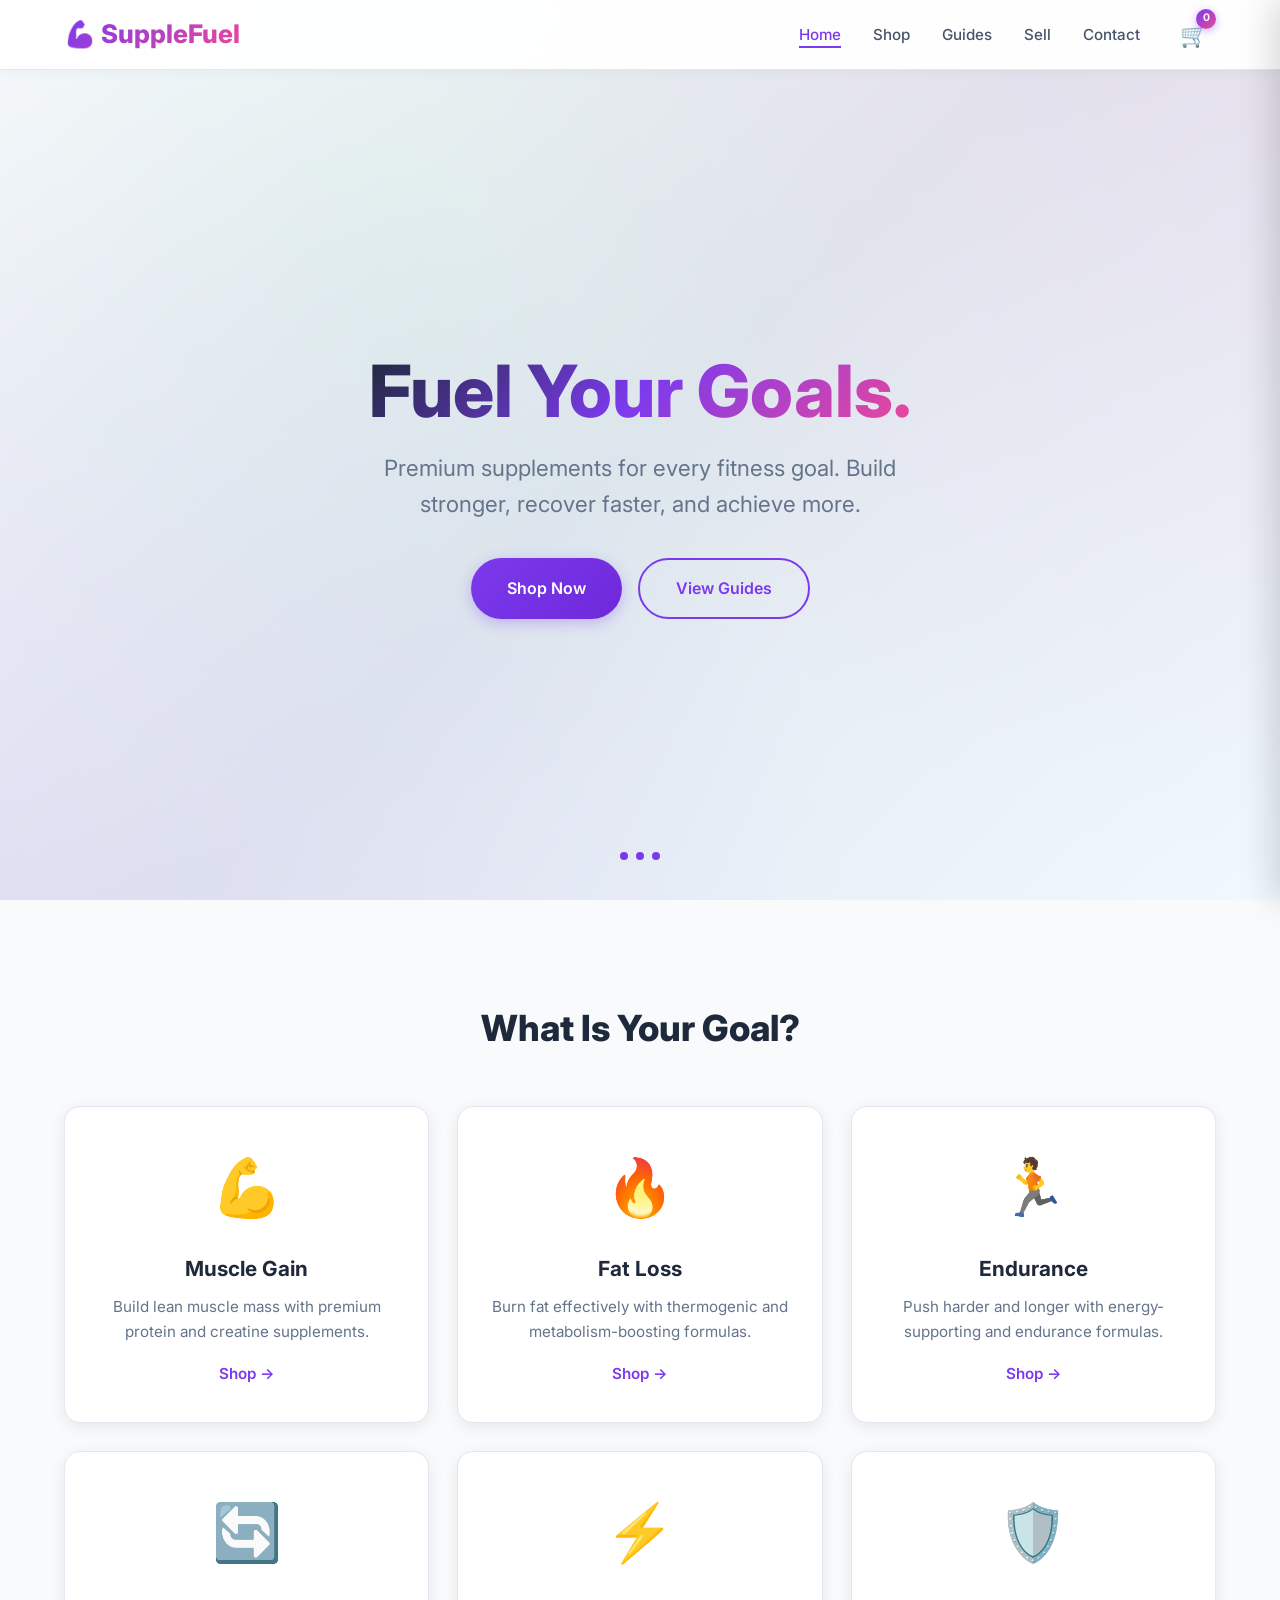
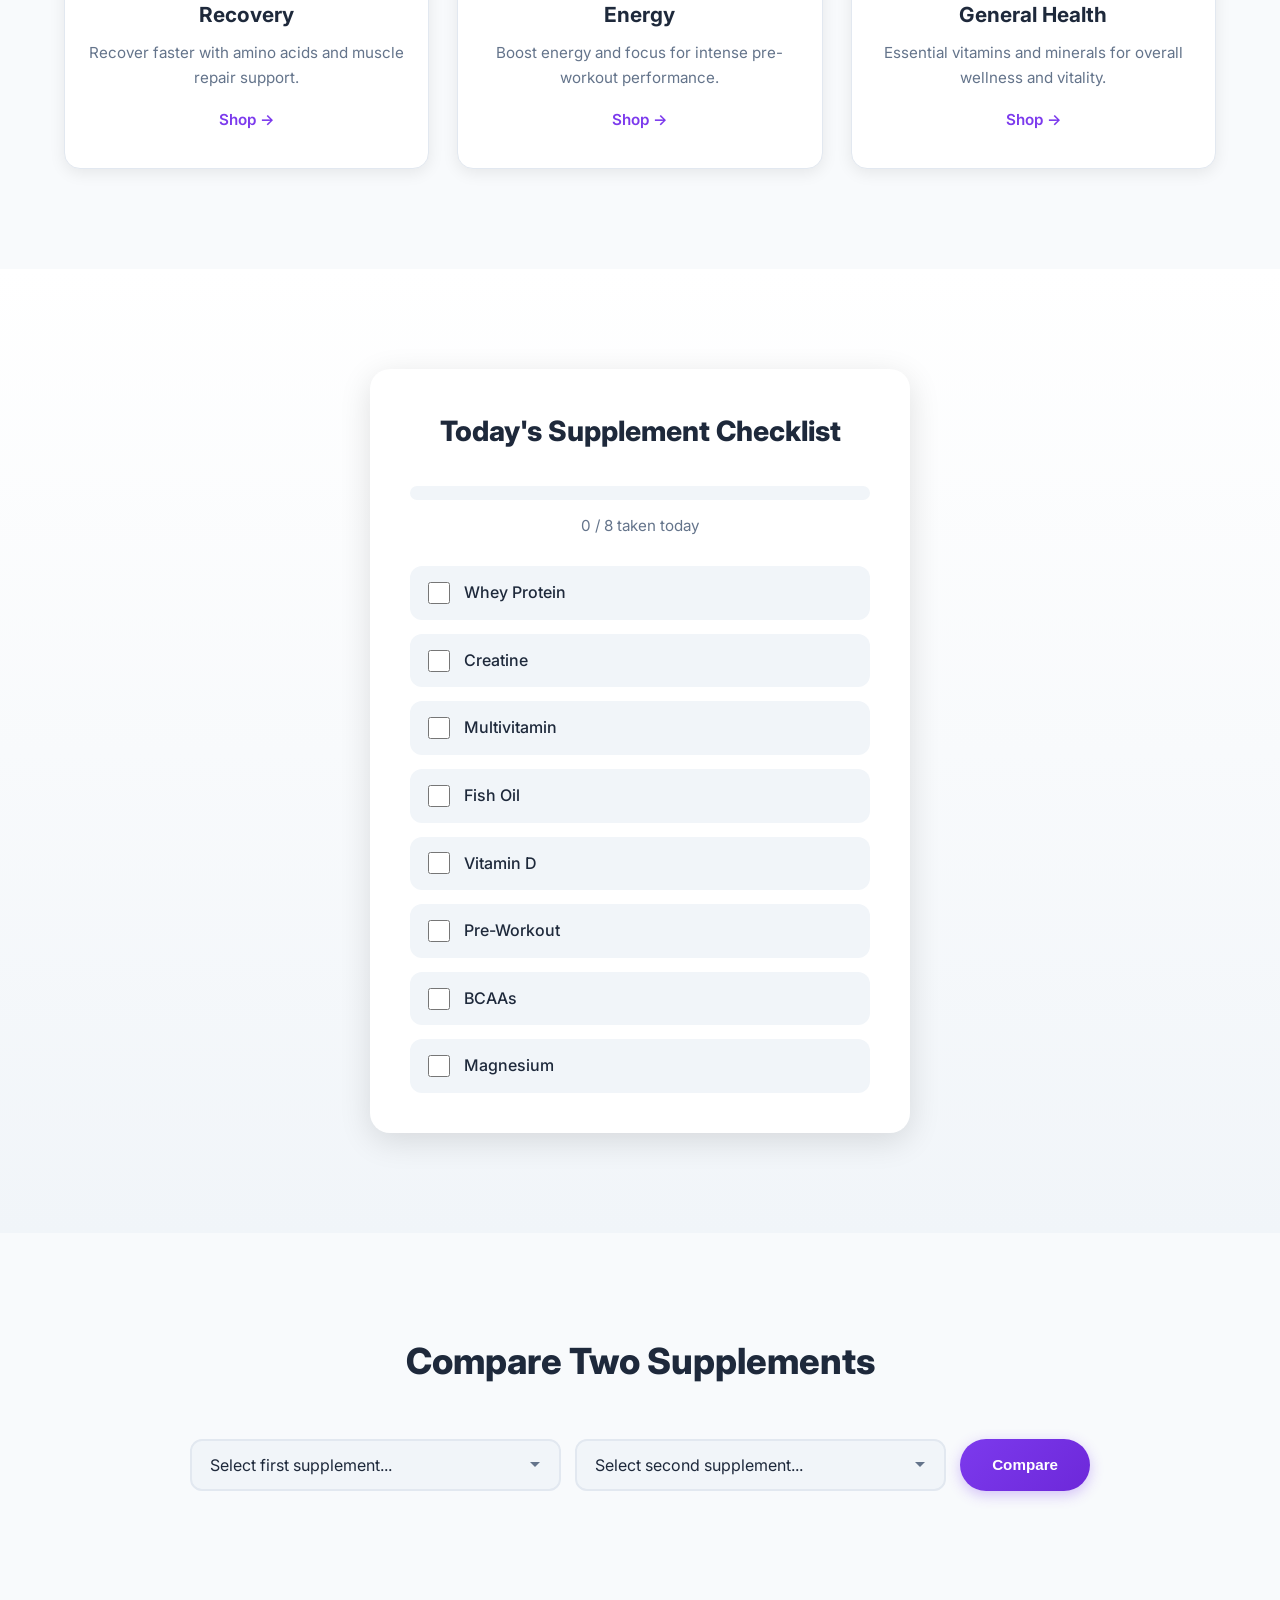
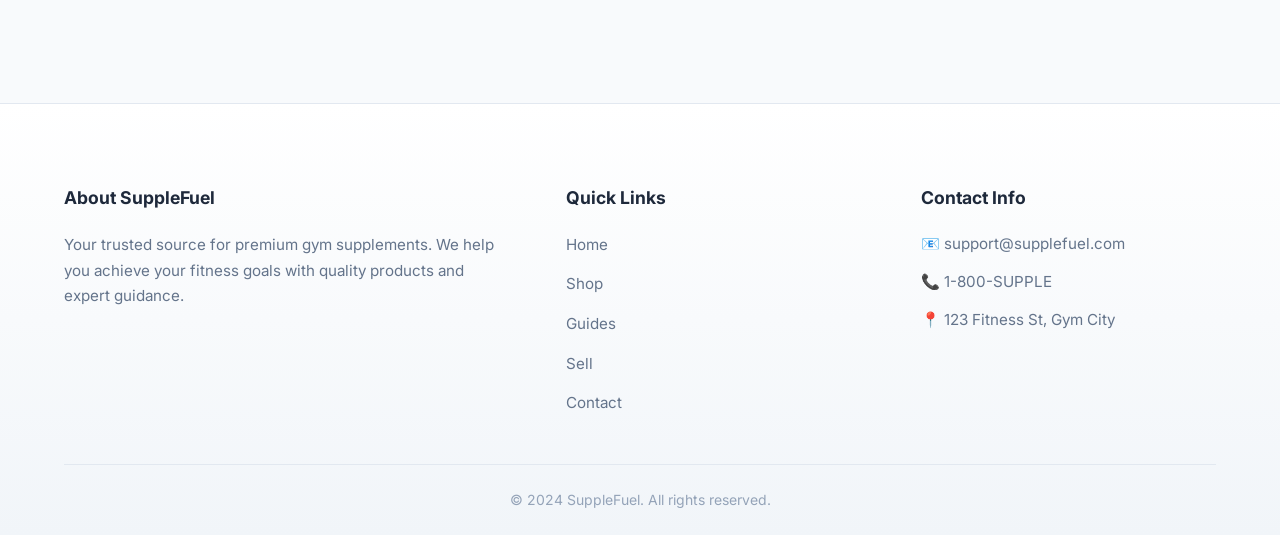
<file: index.html>
<!DOCTYPE html>
<html lang="en">
<head>
  <meta charset="UTF-8">
  <meta name="viewport" content="width=device-width, initial-scale=1.0">
  <title>SuppleFuel - Premium Gym Supplements</title>
  <link rel="stylesheet" href="global.css">
  <link rel="stylesheet" href="index.css">
</head>
<body>
  <!-- Navbar -->
  <nav class="navbar">
    <div class="navbar__container">
      <a href="index.html" class="navbar__logo">💪 SuppleFuel</a>
      <div class="navbar__hamburger" id="hamburger">
        <span></span>
        <span></span>
        <span></span>
      </div>
      <ul class="navbar__links" id="navLinks">
        <li><a href="index.html" class="navbar__link navbar__link--active">Home</a></li>
        <li><a href="shop.html" class="navbar__link">Shop</a></li>
        <li><a href="guides.html" class="navbar__link">Guides</a></li>
        <li><a href="sell.html" class="navbar__link">Sell</a></li>
        <li><a href="contact.html" class="navbar__link">Contact</a></li>
        <li class="navbar__cart" id="cartIcon">
          <span class="navbar__cart-icon">🛒</span>
          <span class="navbar__cart-badge" id="cartBadge">0</span>
        </li>
      </ul>
    </div>
  </nav>

  <!-- Main Content -->
  <main>
    <!-- Hero Section -->
    <section class="hero">
      <div class="container">
        <div class="hero__content fade-in">
          <h1 class="hero__title">Fuel Your Goals.</h1>
          <p class="hero__subtitle">Premium supplements for every fitness goal. Build stronger, recover faster, and achieve more.</p>
          <div class="hero__buttons">
            <a href="shop.html" class="btn-primary">Shop Now</a>
            <a href="guides.html" class="btn-outline">View Guides</a>
          </div>
        </div>
        <div class="hero__decoration">
          <span class="hero__dot"></span>
          <span class="hero__dot"></span>
          <span class="hero__dot"></span>
        </div>
      </div>
    </section>

    <!-- Goal Cards Section -->
    <section class="section goals-section">
      <div class="container">
        <h2 class="section__title">What Is Your Goal?</h2>
        <div class="goals__grid">
          <a href="shop.html?goal=muscle-gain" class="goal-card card" data-goal="muscle-gain">
            <div class="goal-card__icon">💪</div>
            <h3 class="goal-card__title">Muscle Gain</h3>
            <p class="goal-card__desc">Build lean muscle mass with premium protein and creatine supplements.</p>
            <span class="goal-card__link">Shop →</span>
          </a>
          <a href="shop.html?goal=fat-loss" class="goal-card card" data-goal="fat-loss">
            <div class="goal-card__icon">🔥</div>
            <h3 class="goal-card__title">Fat Loss</h3>
            <p class="goal-card__desc">Burn fat effectively with thermogenic and metabolism-boosting formulas.</p>
            <span class="goal-card__link">Shop →</span>
          </a>
          <a href="shop.html?goal=endurance" class="goal-card card" data-goal="endurance">
            <div class="goal-card__icon">🏃</div>
            <h3 class="goal-card__title">Endurance</h3>
            <p class="goal-card__desc">Push harder and longer with energy-supporting and endurance formulas.</p>
            <span class="goal-card__link">Shop →</span>
          </a>
          <a href="shop.html?goal=recovery" class="goal-card card" data-goal="recovery">
            <div class="goal-card__icon">🔄</div>
            <h3 class="goal-card__title">Recovery</h3>
            <p class="goal-card__desc">Recover faster with amino acids and muscle repair support.</p>
            <span class="goal-card__link">Shop →</span>
          </a>
          <a href="shop.html?goal=energy" class="goal-card card" data-goal="energy">
            <div class="goal-card__icon">⚡</div>
            <h3 class="goal-card__title">Energy</h3>
            <p class="goal-card__desc">Boost energy and focus for intense pre-workout performance.</p>
            <span class="goal-card__link">Shop →</span>
          </a>
          <a href="shop.html?goal=general-health" class="goal-card card" data-goal="general-health">
            <div class="goal-card__icon">🛡️</div>
            <h3 class="goal-card__title">General Health</h3>
            <p class="goal-card__desc">Essential vitamins and minerals for overall wellness and vitality.</p>
            <span class="goal-card__link">Shop →</span>
          </a>
        </div>
      </div>
    </section>

    <!-- Daily Tracker Widget -->
    <section class="section tracker-section">
      <div class="container">
        <div class="tracker fade-in">
          <h2 class="section__title">Today's Supplement Checklist</h2>
          <div class="tracker__progress">
            <div class="tracker__bar">
              <div class="tracker__bar-fill" id="trackerBarFill"></div>
            </div>
            <p class="tracker__count"><span id="trackerCount">0</span> / 8 taken today</p>
          </div>
          <div class="tracker__list">
            <label class="tracker__item">
              <input type="checkbox" data-supplement="whey-protein" class="tracker-checkbox">
              <span class="tracker__item-text">Whey Protein</span>
            </label>
            <label class="tracker__item">
              <input type="checkbox" data-supplement="creatine" class="tracker-checkbox">
              <span class="tracker__item-text">Creatine</span>
            </label>
            <label class="tracker__item">
              <input type="checkbox" data-supplement="multivitamin" class="tracker-checkbox">
              <span class="tracker__item-text">Multivitamin</span>
            </label>
            <label class="tracker__item">
              <input type="checkbox" data-supplement="fish-oil" class="tracker-checkbox">
              <span class="tracker__item-text">Fish Oil</span>
            </label>
            <label class="tracker__item">
              <input type="checkbox" data-supplement="vitamin-d" class="tracker-checkbox">
              <span class="tracker__item-text">Vitamin D</span>
            </label>
            <label class="tracker__item">
              <input type="checkbox" data-supplement="pre-workout" class="tracker-checkbox">
              <span class="tracker__item-text">Pre-Workout</span>
            </label>
            <label class="tracker__item">
              <input type="checkbox" data-supplement="bcaas" class="tracker-checkbox">
              <span class="tracker__item-text">BCAAs</span>
            </label>
            <label class="tracker__item">
              <input type="checkbox" data-supplement="magnesium" class="tracker-checkbox">
              <span class="tracker__item-text">Magnesium</span>
            </label>
          </div>
        </div>
      </div>
    </section>

    <!-- Supplement Comparison Tool -->
    <section class="section comparison-section">
      <div class="container">
        <h2 class="section__title">Compare Two Supplements</h2>
        <div class="comparison fade-in">
          <div class="comparison__controls">
            <select id="compareSelect1" class="comparison__select">
              <option value="">Select first supplement...</option>
            </select>
            <select id="compareSelect2" class="comparison__select">
              <option value="">Select second supplement...</option>
            </select>
            <button id="compareBtn" class="btn-primary">Compare</button>
          </div>
          <div id="compareError" class="error-message" style="display: none;"></div>
          <div id="compareTable" class="comparison__table" style="display: none;">
            <!-- Table rendered by JS -->
          </div>
        </div>
      </div>
    </section>
  </main>

  <!-- Footer -->
  <footer class="footer">
    <div class="container">
      <div class="footer__grid">
        <div class="footer__col">
          <h3 class="footer__title">About SuppleFuel</h3>
          <p class="footer__text">Your trusted source for premium gym supplements. We help you achieve your fitness goals with quality products and expert guidance.</p>
        </div>
        <div class="footer__col">
          <h3 class="footer__title">Quick Links</h3>
          <ul class="footer__links">
            <li><a href="index.html" class="footer__link">Home</a></li>
            <li><a href="shop.html" class="footer__link">Shop</a></li>
            <li><a href="guides.html" class="footer__link">Guides</a></li>
            <li><a href="sell.html" class="footer__link">Sell</a></li>
            <li><a href="contact.html" class="footer__link">Contact</a></li>
          </ul>
        </div>
        <div class="footer__col">
          <h3 class="footer__title">Contact Info</h3>
          <div class="footer__contact-item">📧 support@supplefuel.com</div>
          <div class="footer__contact-item">📞 1-800-SUPPLE</div>
          <div class="footer__contact-item">📍 123 Fitness St, Gym City</div>
        </div>
      </div>
      <div class="footer__bottom">
        <p>&copy; 2024 SuppleFuel. All rights reserved.</p>
      </div>
    </div>
  </footer>

  <!-- Cart Sidebar -->
  <div class="cart-overlay" id="cartOverlay"></div>
  <aside class="cart-sidebar" id="cartSidebar">
    <div class="cart-sidebar__header">
      <h2 class="cart-sidebar__title">Your Cart</h2>
      <button class="cart-sidebar__close" id="cartClose">&times;</button>
    </div>
    <div class="cart-sidebar__content" id="cartContent">
      <p class="cart-empty">Your cart is empty</p>
    </div>
    <div class="cart-sidebar__footer">
      <div class="cart-promo">
        <input type="text" id="promoCode" placeholder="Promo code">
        <button class="btn-outline" id="applyPromo">Apply</button>
      </div>
      <div id="promoError" class="error-message" style="display: none;"></div>
      <div class="cart-totals">
        <div class="cart-totals__row">
          <span>Subtotal</span>
          <span id="cartSubtotal">$0.00</span>
        </div>
        <div class="cart-totals__row cart-totals__row--discount" id="discountRow" style="display: none;">
          <span>Discount</span>
          <span id="cartDiscount">-$0.00</span>
        </div>
        <div class="cart-totals__row cart-totals__row--total">
          <span>Total</span>
          <span id="cartTotal">$0.00</span>
        </div>
      </div>
      <div class="cart-actions">
        <button class="btn-primary" id="checkoutBtn">Checkout</button>
        <button class="btn-outline" id="clearCartBtn">Clear Cart</button>
      </div>
    </div>
  </aside>

  <!-- Back to Top Button -->
  <button class="back-to-top" id="backToTop">↑</button>

  <!-- Toast Container -->
  <div class="toast-container" id="toastContainer"></div>

  <script src="script.js"></script>
</body>
</html>
</file>
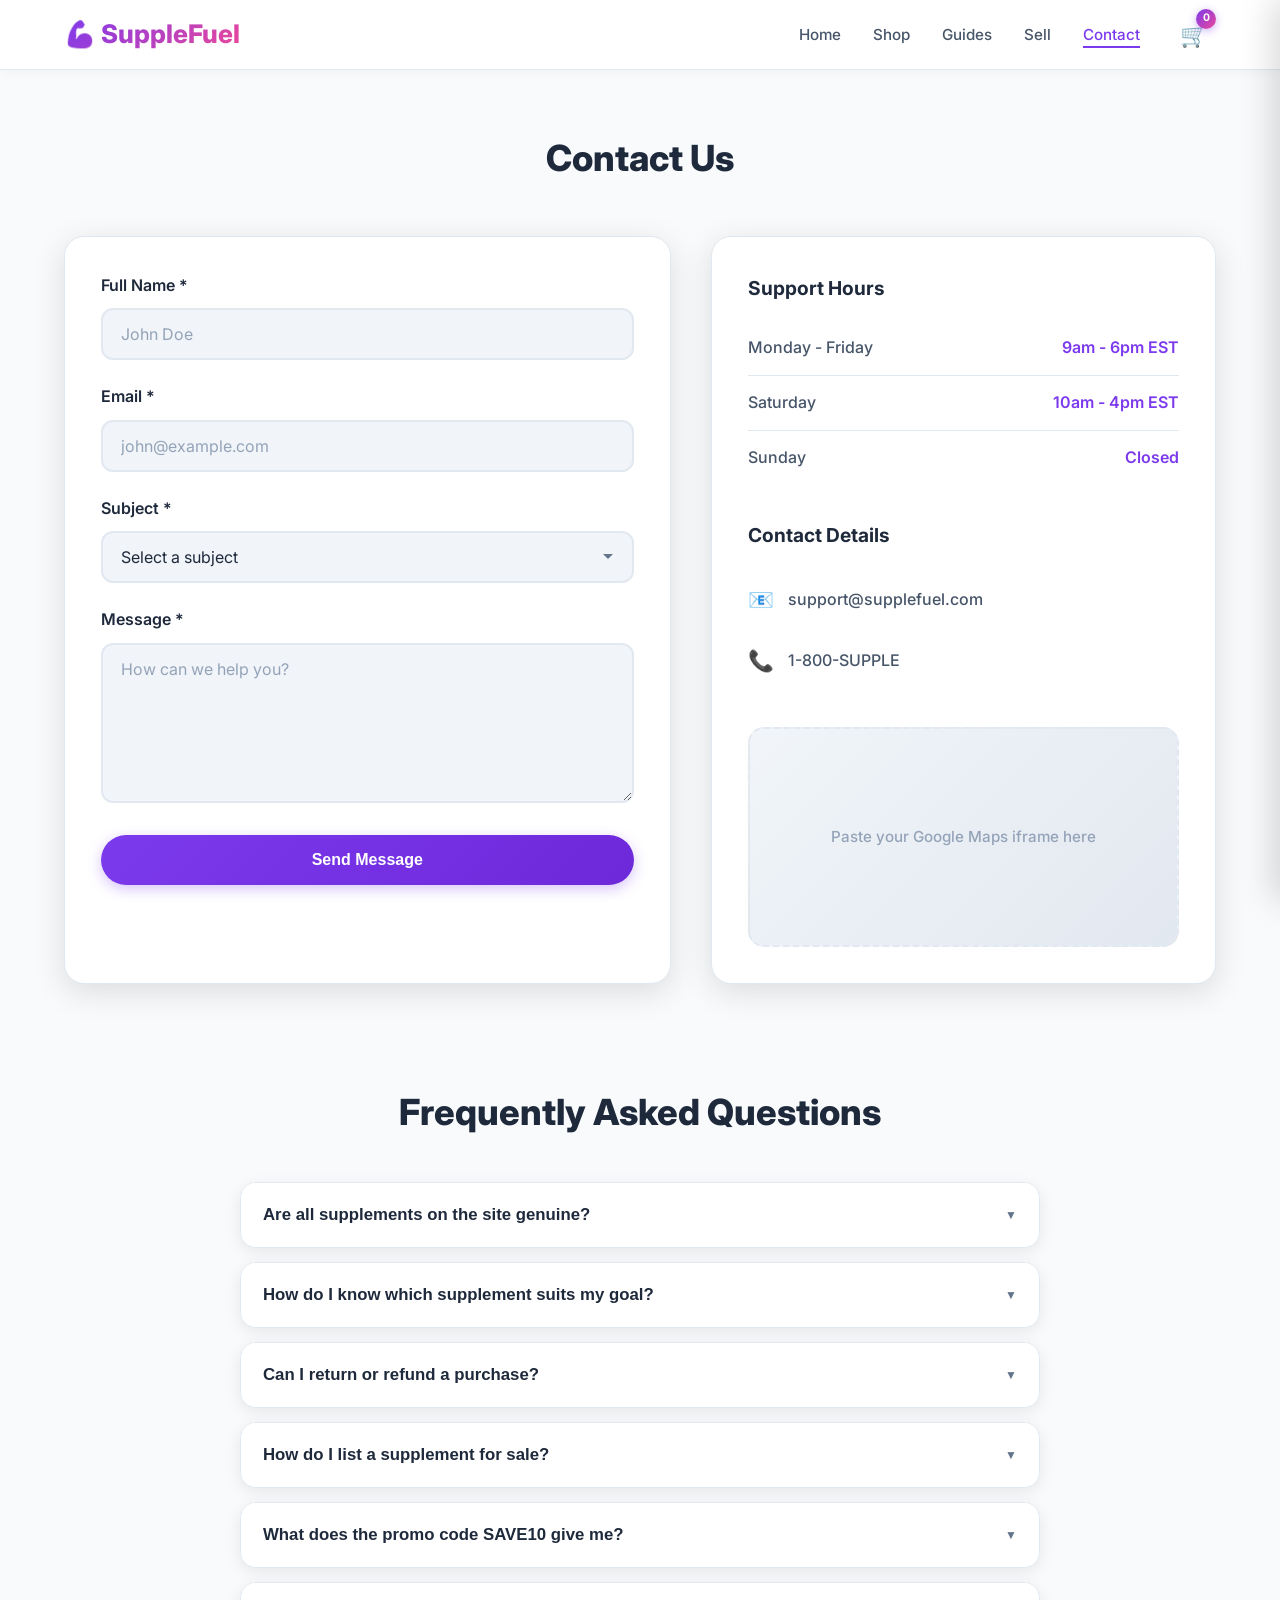
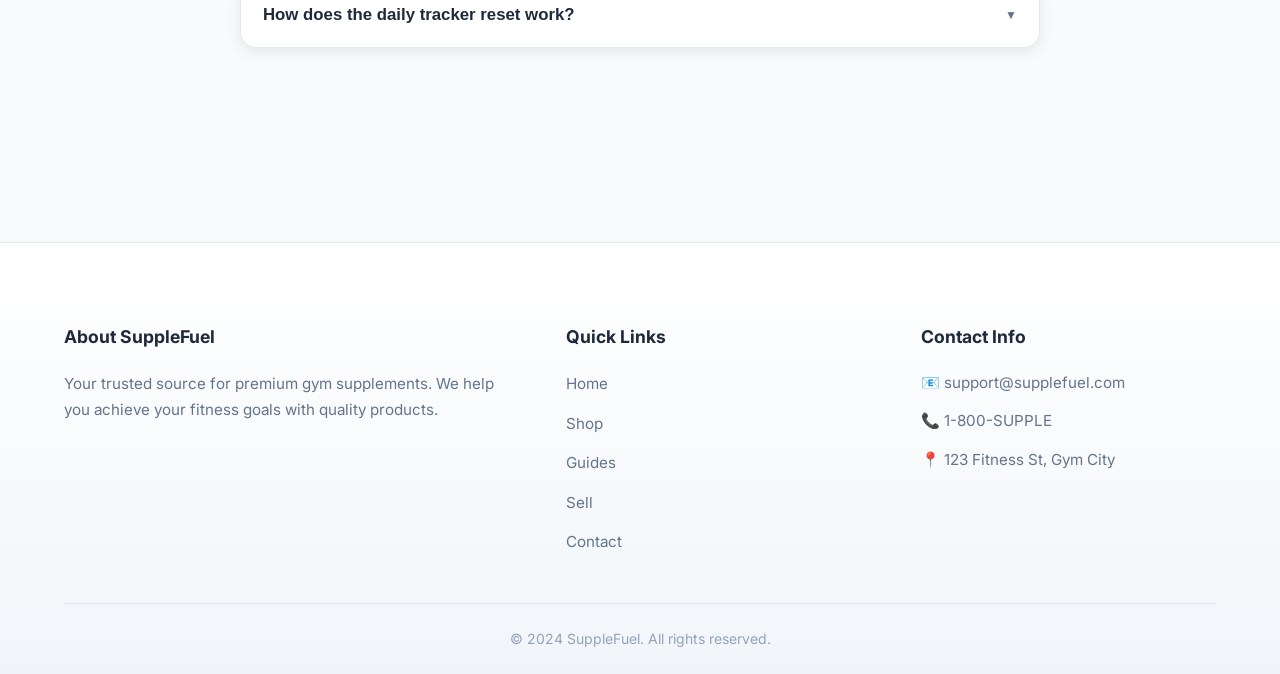
<file: contact.html>
<!DOCTYPE html>
<html lang="en">
<head>
  <meta charset="UTF-8">
  <meta name="viewport" content="width=device-width, initial-scale=1.0">
  <title>Contact - SuppleFuel</title>
  <link rel="stylesheet" href="global.css">
  <link rel="stylesheet" href="contact.css">
</head>
<body>
  <!-- Navbar -->
  <nav class="navbar">
    <div class="navbar__container">
      <a href="index.html" class="navbar__logo">💪 SuppleFuel</a>
      <div class="navbar__hamburger" id="hamburger">
        <span></span>
        <span></span>
        <span></span>
      </div>
      <ul class="navbar__links" id="navLinks">
        <li><a href="index.html" class="navbar__link">Home</a></li>
        <li><a href="shop.html" class="navbar__link">Shop</a></li>
        <li><a href="guides.html" class="navbar__link">Guides</a></li>
        <li><a href="sell.html" class="navbar__link">Sell</a></li>
        <li><a href="contact.html" class="navbar__link navbar__link--active">Contact</a></li>
        <li class="navbar__cart" id="cartIcon">
          <span class="navbar__cart-icon">🛒</span>
          <span class="navbar__cart-badge" id="cartBadge">0</span>
        </li>
      </ul>
    </div>
  </nav>

  <!-- Main Content -->
  <main class="contact-main">
    <div class="container">
      <h1 class="section__title">Contact Us</h1>

      <div class="contact-grid">
        <!-- Contact Form -->
        <div class="contact-form-container">
          <div id="contactFormWrapper">
            <form id="contactForm" class="contact-form">
              <div class="form-group">
                <label for="fullName" class="form-label">Full Name *</label>
                <input type="text" id="fullName" name="fullName" placeholder="John Doe">
                <p class="error-message" id="fullNameError"></p>
              </div>

              <div class="form-group">
                <label for="email" class="form-label">Email *</label>
                <input type="email" id="email" name="email" placeholder="john@example.com">
                <p class="error-message" id="emailError"></p>
              </div>

              <div class="form-group">
                <label for="subject" class="form-label">Subject *</label>
                <select id="subject" name="subject">
                  <option value="">Select a subject</option>
                  <option value="Order Issue">Order Issue</option>
                  <option value="Product Question">Product Question</option>
                  <option value="General Enquiry">General Enquiry</option>
                </select>
                <p class="error-message" id="subjectError"></p>
              </div>

              <div class="form-group">
                <label for="message" class="form-label">Message *</label>
                <textarea id="message" name="message" placeholder="How can we help you?"></textarea>
                <p class="error-message" id="messageError"></p>
              </div>

              <button type="submit" class="btn-primary submit-btn">Send Message</button>
            </form>
          </div>

          <!-- Success Message -->
          <div id="contactSuccess" class="success-message" style="display: none;">
            <div class="success-icon">✅</div>
            <h2>Message received!</h2>
            <p>We'll reply within 24 hours.</p>
          </div>
        </div>

        <!-- Support Info -->
        <div class="support-info">
          <h2 class="support-info__title">Support Hours</h2>
          <div class="support-info__hours">
            <div class="support-info__row">
              <span>Monday - Friday</span>
              <span>9am - 6pm EST</span>
            </div>
            <div class="support-info__row">
              <span>Saturday</span>
              <span>10am - 4pm EST</span>
            </div>
            <div class="support-info__row">
              <span>Sunday</span>
              <span>Closed</span>
            </div>
          </div>

          <h2 class="support-info__title">Contact Details</h2>
          <div class="support-info__details">
            <div class="support-info__item">
              <span class="support-info__icon">📧</span>
              <span>support@supplefuel.com</span>
            </div>
            <div class="support-info__item">
              <span class="support-info__icon">📞</span>
              <span>1-800-SUPPLE</span>
            </div>
          </div>

          <div class="map-placeholder">
            <p>Paste your Google Maps iframe here</p>
          </div>
        </div>
      </div>

      <!-- FAQ Section -->
      <section class="faq-section">
        <h2 class="section__title">Frequently Asked Questions</h2>
        <div class="faq-list">
          <div class="faq-item">
            <button class="faq-item__question">
              <span>Are all supplements on the site genuine?</span>
              <span class="faq-item__chevron">▼</span>
            </button>
            <div class="faq-item__answer">
              <p>Yes, 100%. We only source directly from authorized manufacturers and distributors. Every product is guaranteed authentic.</p>
            </div>
          </div>
          <div class="faq-item">
            <button class="faq-item__question">
              <span>How do I know which supplement suits my goal?</span>
              <span class="faq-item__chevron">▼</span>
            </button>
            <div class="faq-item__answer">
              <p>Check our Guides section for detailed information, or use our comparison tool on the home page. You can also filter by goal in our shop.</p>
            </div>
          </div>
          <div class="faq-item">
            <button class="faq-item__question">
              <span>Can I return or refund a purchase?</span>
              <span class="faq-item__chevron">▼</span>
            </button>
            <div class="faq-item__answer">
              <p>Yes, we offer a 30-day return policy for unopened products. Contact our support team to initiate a return.</p>
            </div>
          </div>
          <div class="faq-item">
            <button class="faq-item__question">
              <span>How do I list a supplement for sale?</span>
              <span class="faq-item__chevron">▼</span>
            </button>
            <div class="faq-item__answer">
              <p>Use our Sell page to submit a listing. Fill in the product details, upload a photo, and our team will review it within 24 hours.</p>
            </div>
          </div>
          <div class="faq-item">
            <button class="faq-item__question">
              <span>What does the promo code SAVE10 give me?</span>
              <span class="faq-item__chevron">▼</span>
            </button>
            <div class="faq-item__answer">
              <p>SAVE10 gives you 10% off your entire order. Enter it in the cart and click Apply to redeem.</p>
            </div>
          </div>
          <div class="faq-item">
            <button class="faq-item__question">
              <span>How does the daily tracker reset work?</span>
              <span class="faq-item__chevron">▼</span>
            </button>
            <div class="faq-item__answer">
              <p>The tracker saves your progress by date. It automatically resets each new day so you can start fresh.</p>
            </div>
          </div>
        </div>
      </section>
    </div>
  </main>

  <!-- Footer -->
  <footer class="footer">
    <div class="container">
      <div class="footer__grid">
        <div class="footer__col">
          <h3 class="footer__title">About SuppleFuel</h3>
          <p class="footer__text">Your trusted source for premium gym supplements. We help you achieve your fitness goals with quality products.</p>
        </div>
        <div class="footer__col">
          <h3 class="footer__title">Quick Links</h3>
          <ul class="footer__links">
            <li><a href="index.html" class="footer__link">Home</a></li>
            <li><a href="shop.html" class="footer__link">Shop</a></li>
            <li><a href="guides.html" class="footer__link">Guides</a></li>
            <li><a href="sell.html" class="footer__link">Sell</a></li>
            <li><a href="contact.html" class="footer__link">Contact</a></li>
          </ul>
        </div>
        <div class="footer__col">
          <h3 class="footer__title">Contact Info</h3>
          <div class="footer__contact-item">📧 support@supplefuel.com</div>
          <div class="footer__contact-item">📞 1-800-SUPPLE</div>
          <div class="footer__contact-item">📍 123 Fitness St, Gym City</div>
        </div>
      </div>
      <div class="footer__bottom">
        <p>&copy; 2024 SuppleFuel. All rights reserved.</p>
      </div>
    </div>
  </footer>

  <!-- Cart Sidebar -->
  <div class="cart-overlay" id="cartOverlay"></div>
  <aside class="cart-sidebar" id="cartSidebar">
    <div class="cart-sidebar__header">
      <h2 class="cart-sidebar__title">Your Cart</h2>
      <button class="cart-sidebar__close" id="cartClose">&times;</button>
    </div>
    <div class="cart-sidebar__content" id="cartContent">
      <p class="cart-empty">Your cart is empty</p>
    </div>
    <div class="cart-sidebar__footer">
      <div class="cart-promo">
        <input type="text" id="promoCode" placeholder="Promo code">
        <button class="btn-outline" id="applyPromo">Apply</button>
      </div>
      <div id="promoError" class="error-message" style="display: none;"></div>
      <div class="cart-totals">
        <div class="cart-totals__row">
          <span>Subtotal</span>
          <span id="cartSubtotal">$0.00</span>
        </div>
        <div class="cart-totals__row cart-totals__row--discount" id="discountRow" style="display: none;">
          <span>Discount</span>
          <span id="cartDiscount">-$0.00</span>
        </div>
        <div class="cart-totals__row cart-totals__row--total">
          <span>Total</span>
          <span id="cartTotal">$0.00</span>
        </div>
      </div>
      <div class="cart-actions">
        <button class="btn-primary" id="checkoutBtn">Checkout</button>
        <button class="btn-outline" id="clearCartBtn">Clear Cart</button>
      </div>
    </div>
  </aside>

  <!-- Back to Top Button -->
  <button class="back-to-top" id="backToTop">↑</button>

  <!-- Toast Container -->
  <div class="toast-container" id="toastContainer"></div>

  <script src="script.js"></script>
</body>
</html>
</file>
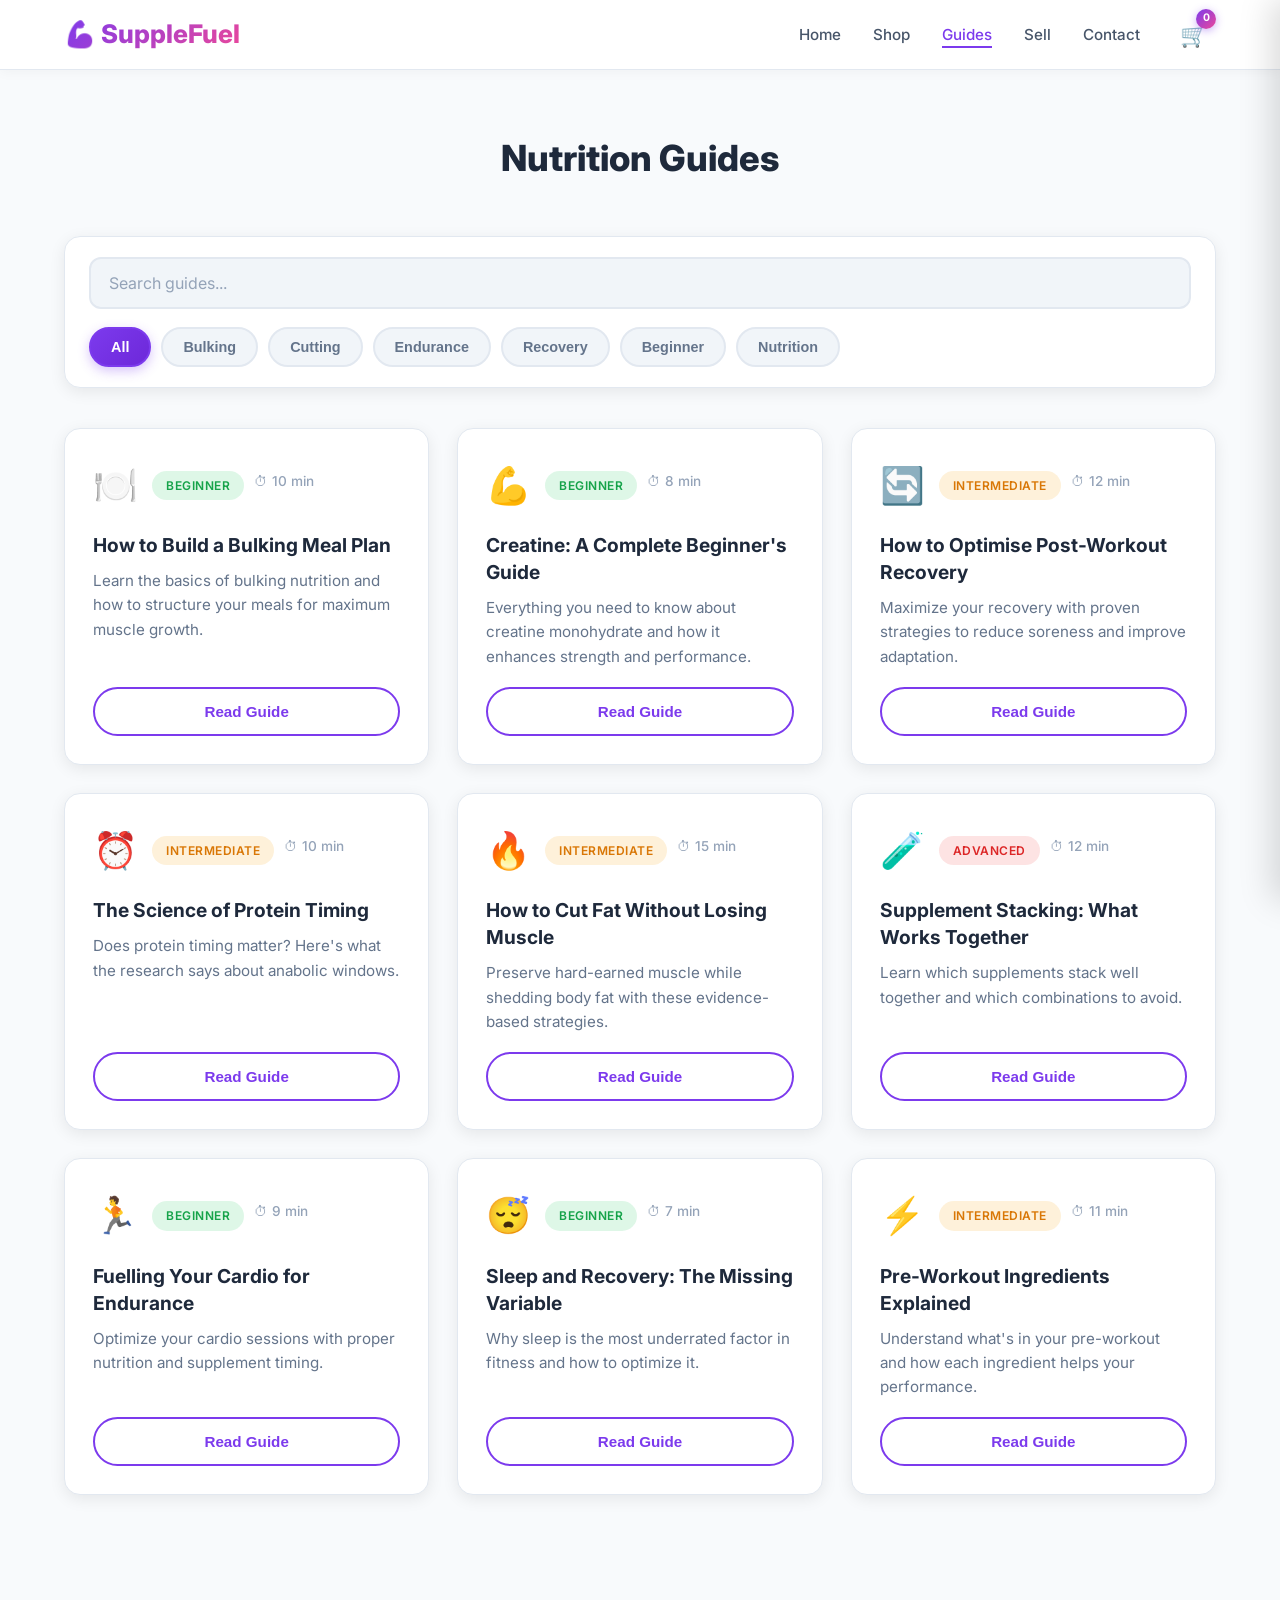
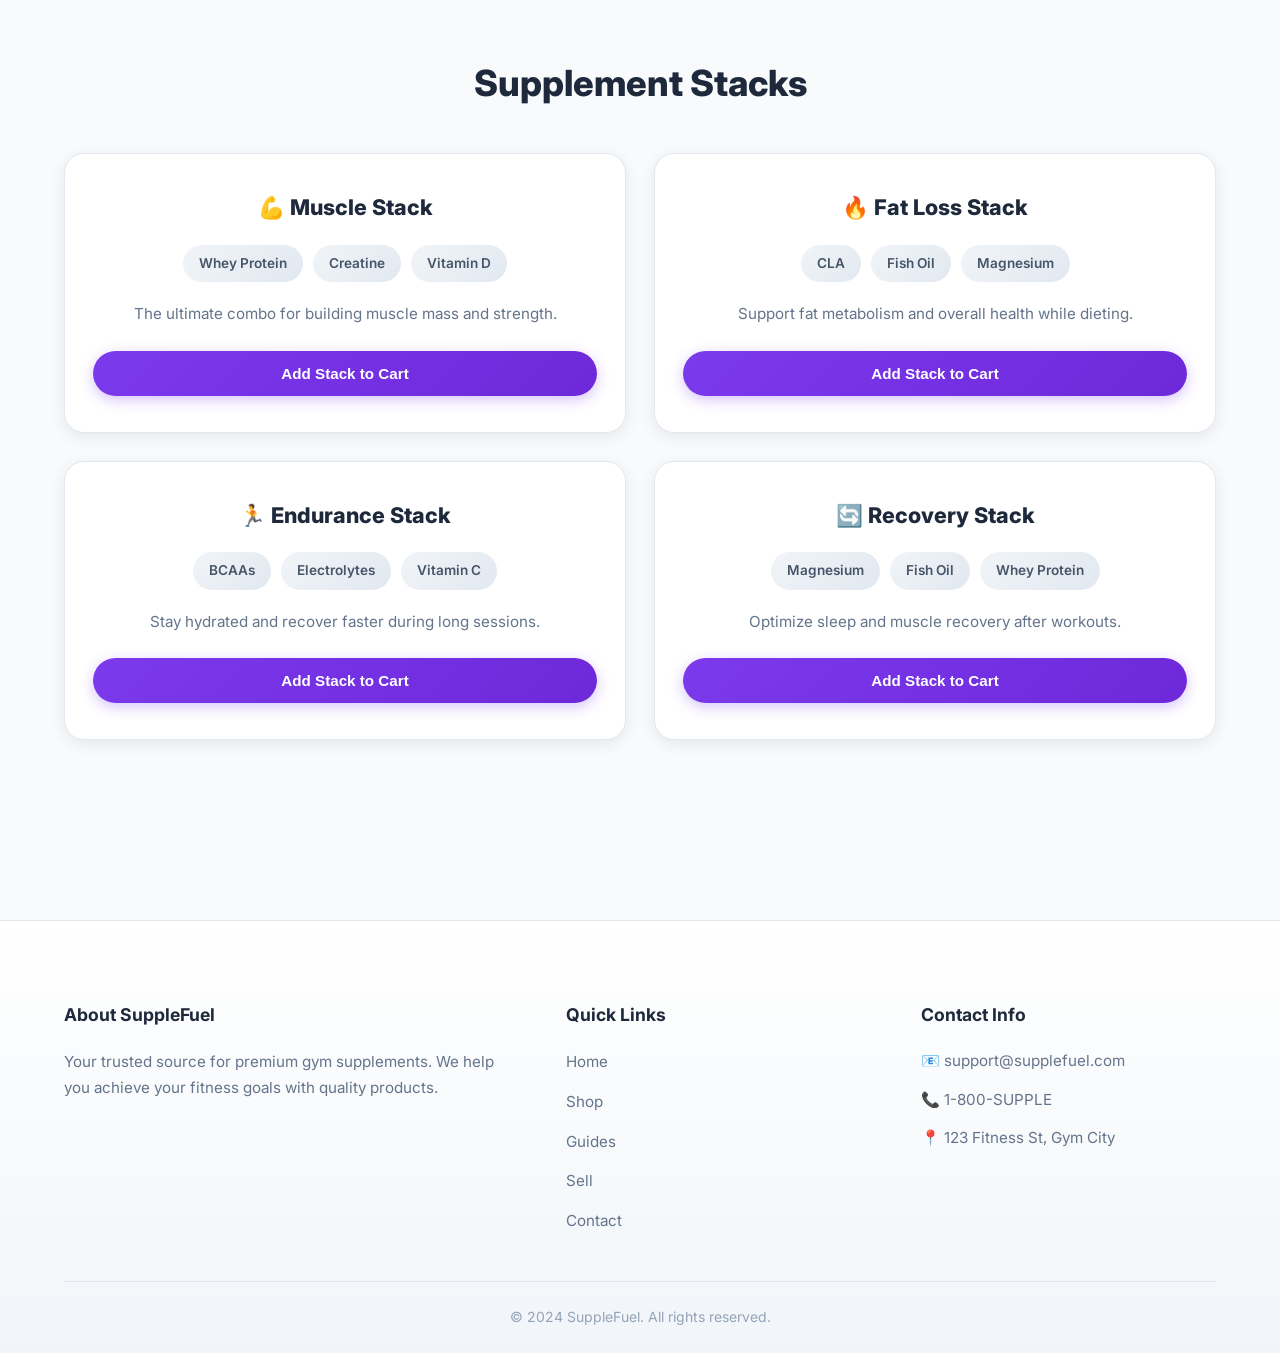
<file: guides.html>
<!DOCTYPE html>
<html lang="en">
<head>
  <meta charset="UTF-8">
  <meta name="viewport" content="width=device-width, initial-scale=1.0">
  <title>Guides - SuppleFuel</title>
  <link rel="stylesheet" href="global.css">
  <link rel="stylesheet" href="guides.css">
</head>
<body>
  <!-- Navbar -->
  <nav class="navbar">
    <div class="navbar__container">
      <a href="index.html" class="navbar__logo">💪 SuppleFuel</a>
      <div class="navbar__hamburger" id="hamburger">
        <span></span>
        <span></span>
        <span></span>
      </div>
      <ul class="navbar__links" id="navLinks">
        <li><a href="index.html" class="navbar__link">Home</a></li>
        <li><a href="shop.html" class="navbar__link">Shop</a></li>
        <li><a href="guides.html" class="navbar__link navbar__link--active">Guides</a></li>
        <li><a href="sell.html" class="navbar__link">Sell</a></li>
        <li><a href="contact.html" class="navbar__link">Contact</a></li>
        <li class="navbar__cart" id="cartIcon">
          <span class="navbar__cart-icon">🛒</span>
          <span class="navbar__cart-badge" id="cartBadge">0</span>
        </li>
      </ul>
    </div>
  </nav>

  <!-- Main Content -->
  <main class="guides-main">
    <div class="container">
      <h1 class="section__title">Nutrition Guides</h1>

      <!-- Filter Bar -->
      <div class="filter-bar">
        <input type="text" id="searchInput" class="filter-bar__search" placeholder="Search guides...">
        <div class="filter-pills">
          <button class="filter-pill filter-pill--active" data-category="all">All</button>
          <button class="filter-pill" data-category="Bulking">Bulking</button>
          <button class="filter-pill" data-category="Cutting">Cutting</button>
          <button class="filter-pill" data-category="Endurance">Endurance</button>
          <button class="filter-pill" data-category="Recovery">Recovery</button>
          <button class="filter-pill" data-category="Beginner">Beginner</button>
          <button class="filter-pill" data-category="Nutrition">Nutrition</button>
        </div>
      </div>

      <!-- No Results Message -->
      <div id="noResults" class="no-results" style="display: none;">
        <p>No guides found.</p>
      </div>

      <!-- Guide Cards Grid -->
      <div id="guideGrid" class="guide-grid">
        <!-- Guides rendered by JavaScript -->
      </div>

      <!-- Supplement Stacks Section -->
      <section class="stacks-section">
        <h2 class="section__title">Supplement Stacks</h2>
        <div class="stacks-grid">
          <div class="stack-card card">
            <h3 class="stack-card__title">💪 Muscle Stack</h3>
            <div class="stack-card__ingredients">
              <span class="pill">Whey Protein</span>
              <span class="pill">Creatine</span>
              <span class="pill">Vitamin D</span>
            </div>
            <p class="stack-card__desc">The ultimate combo for building muscle mass and strength.</p>
            <button class="btn-primary stack-card__btn" data-stack="muscle">Add Stack to Cart</button>
          </div>
          <div class="stack-card card">
            <h3 class="stack-card__title">🔥 Fat Loss Stack</h3>
            <div class="stack-card__ingredients">
              <span class="pill">CLA</span>
              <span class="pill">Fish Oil</span>
              <span class="pill">Magnesium</span>
            </div>
            <p class="stack-card__desc">Support fat metabolism and overall health while dieting.</p>
            <button class="btn-primary stack-card__btn" data-stack="fat-loss">Add Stack to Cart</button>
          </div>
          <div class="stack-card card">
            <h3 class="stack-card__title">🏃 Endurance Stack</h3>
            <div class="stack-card__ingredients">
              <span class="pill">BCAAs</span>
              <span class="pill">Electrolytes</span>
              <span class="pill">Vitamin C</span>
            </div>
            <p class="stack-card__desc">Stay hydrated and recover faster during long sessions.</p>
            <button class="btn-primary stack-card__btn" data-stack="endurance">Add Stack to Cart</button>
          </div>
          <div class="stack-card card">
            <h3 class="stack-card__title">🔄 Recovery Stack</h3>
            <div class="stack-card__ingredients">
              <span class="pill">Magnesium</span>
              <span class="pill">Fish Oil</span>
              <span class="pill">Whey Protein</span>
            </div>
            <p class="stack-card__desc">Optimize sleep and muscle recovery after workouts.</p>
            <button class="btn-primary stack-card__btn" data-stack="recovery">Add Stack to Cart</button>
          </div>
        </div>
      </section>
    </div>
  </main>

  <!-- Footer -->
  <footer class="footer">
    <div class="container">
      <div class="footer__grid">
        <div class="footer__col">
          <h3 class="footer__title">About SuppleFuel</h3>
          <p class="footer__text">Your trusted source for premium gym supplements. We help you achieve your fitness goals with quality products.</p>
        </div>
        <div class="footer__col">
          <h3 class="footer__title">Quick Links</h3>
          <ul class="footer__links">
            <li><a href="index.html" class="footer__link">Home</a></li>
            <li><a href="shop.html" class="footer__link">Shop</a></li>
            <li><a href="guides.html" class="footer__link">Guides</a></li>
            <li><a href="sell.html" class="footer__link">Sell</a></li>
            <li><a href="contact.html" class="footer__link">Contact</a></li>
          </ul>
        </div>
        <div class="footer__col">
          <h3 class="footer__title">Contact Info</h3>
          <div class="footer__contact-item">📧 support@supplefuel.com</div>
          <div class="footer__contact-item">📞 1-800-SUPPLE</div>
          <div class="footer__contact-item">📍 123 Fitness St, Gym City</div>
        </div>
      </div>
      <div class="footer__bottom">
        <p>&copy; 2024 SuppleFuel. All rights reserved.</p>
      </div>
    </div>
  </footer>

  <!-- Cart Sidebar -->
  <div class="cart-overlay" id="cartOverlay"></div>
  <aside class="cart-sidebar" id="cartSidebar">
    <div class="cart-sidebar__header">
      <h2 class="cart-sidebar__title">Your Cart</h2>
      <button class="cart-sidebar__close" id="cartClose">&times;</button>
    </div>
    <div class="cart-sidebar__content" id="cartContent">
      <p class="cart-empty">Your cart is empty</p>
    </div>
    <div class="cart-sidebar__footer">
      <div class="cart-promo">
        <input type="text" id="promoCode" placeholder="Promo code">
        <button class="btn-outline" id="applyPromo">Apply</button>
      </div>
      <div id="promoError" class="error-message" style="display: none;"></div>
      <div class="cart-totals">
        <div class="cart-totals__row">
          <span>Subtotal</span>
          <span id="cartSubtotal">$0.00</span>
        </div>
        <div class="cart-totals__row cart-totals__row--discount" id="discountRow" style="display: none;">
          <span>Discount</span>
          <span id="cartDiscount">-$0.00</span>
        </div>
        <div class="cart-totals__row cart-totals__row--total">
          <span>Total</span>
          <span id="cartTotal">$0.00</span>
        </div>
      </div>
      <div class="cart-actions">
        <button class="btn-primary" id="checkoutBtn">Checkout</button>
        <button class="btn-outline" id="clearCartBtn">Clear Cart</button>
      </div>
    </div>
  </aside>

  <!-- Back to Top Button -->
  <button class="back-to-top" id="backToTop">↑</button>

  <!-- Toast Container -->
  <div class="toast-container" id="toastContainer"></div>

  <script src="script.js"></script>
</body>
</html>
</file>
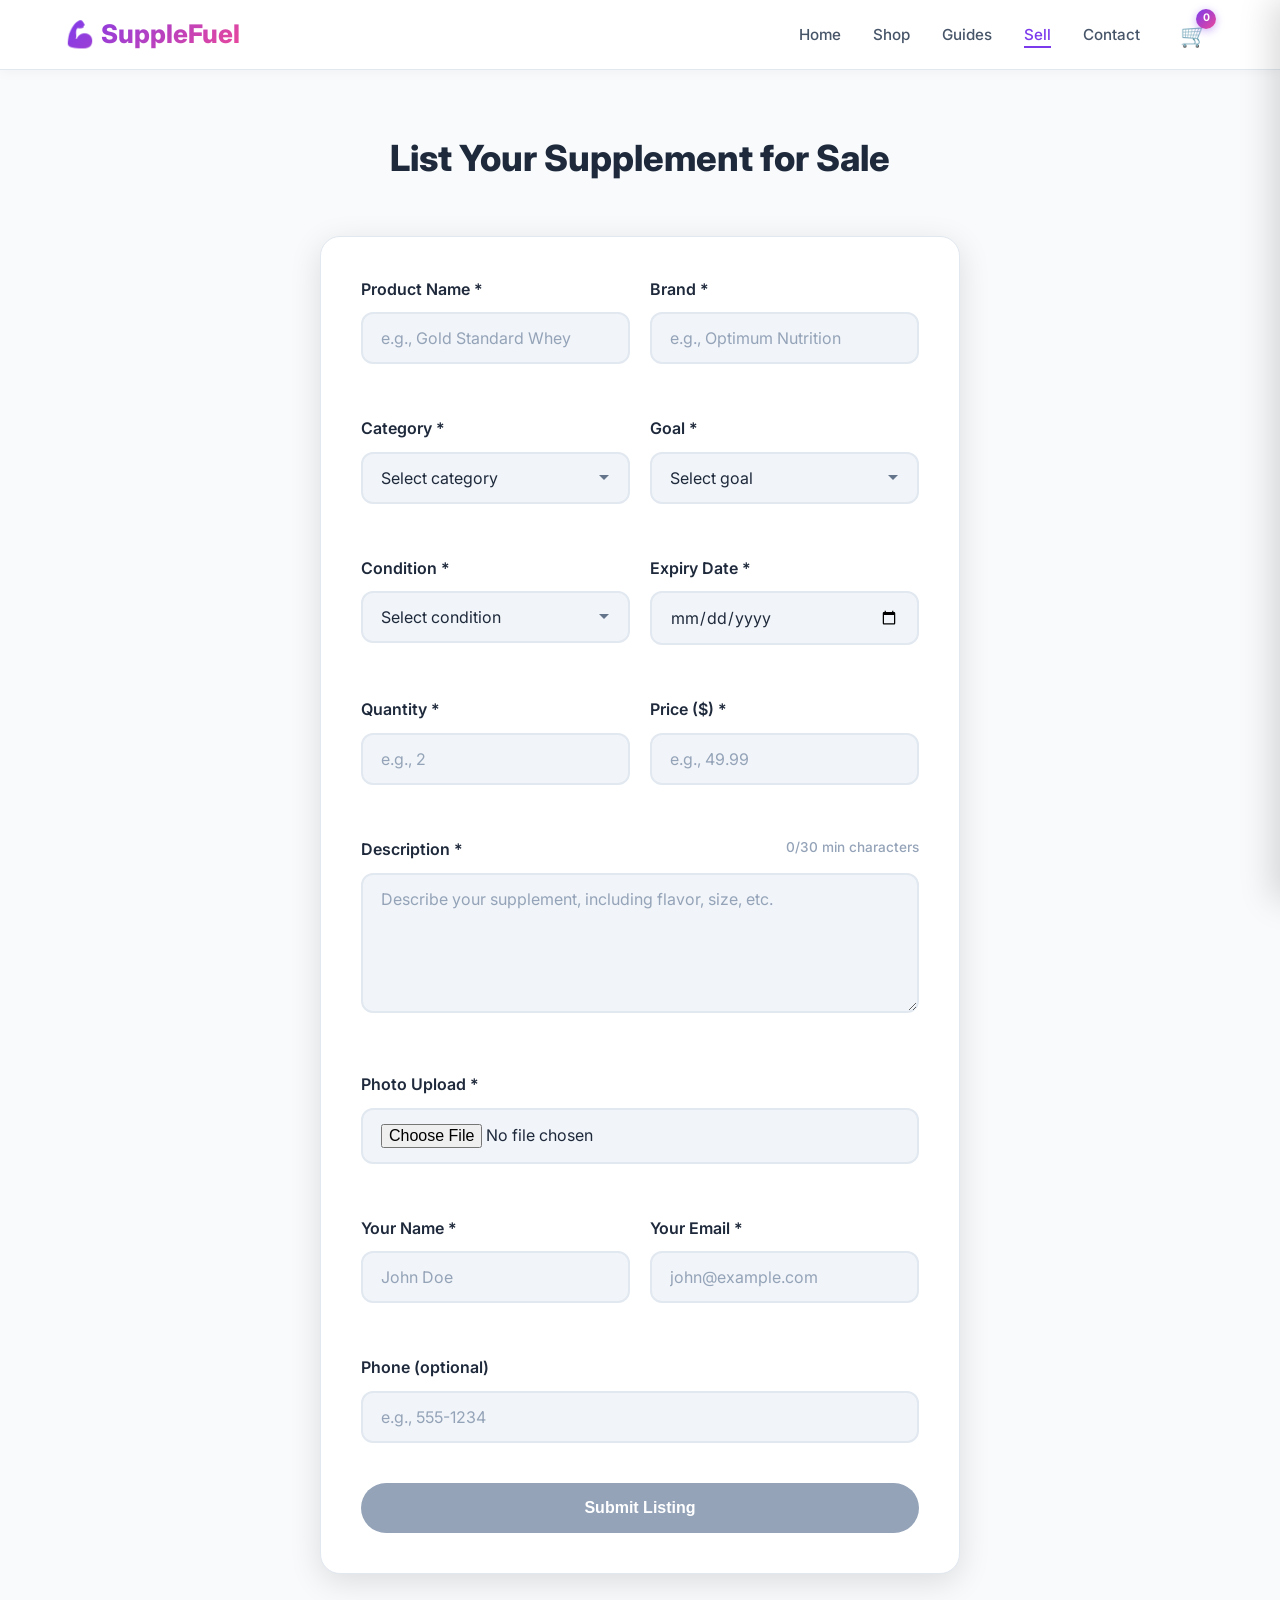
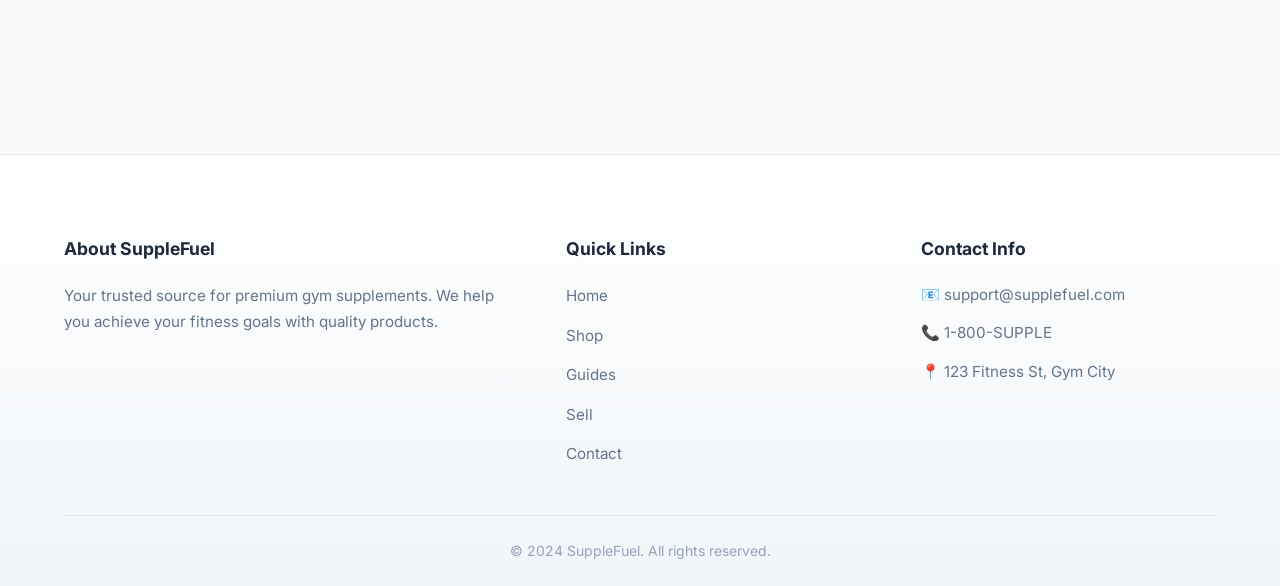
<file: sell.html>
<!DOCTYPE html>
<html lang="en">
<head>
  <meta charset="UTF-8">
  <meta name="viewport" content="width=device-width, initial-scale=1.0">
  <title>Sell - SuppleFuel</title>
  <link rel="stylesheet" href="global.css">
  <link rel="stylesheet" href="sell.css">
</head>
<body>
  <!-- Navbar -->
  <nav class="navbar">
    <div class="navbar__container">
      <a href="index.html" class="navbar__logo">💪 SuppleFuel</a>
      <div class="navbar__hamburger" id="hamburger">
        <span></span>
        <span></span>
        <span></span>
      </div>
      <ul class="navbar__links" id="navLinks">
        <li><a href="index.html" class="navbar__link">Home</a></li>
        <li><a href="shop.html" class="navbar__link">Shop</a></li>
        <li><a href="guides.html" class="navbar__link">Guides</a></li>
        <li><a href="sell.html" class="navbar__link navbar__link--active">Sell</a></li>
        <li><a href="contact.html" class="navbar__link">Contact</a></li>
        <li class="navbar__cart" id="cartIcon">
          <span class="navbar__cart-icon">🛒</span>
          <span class="navbar__cart-badge" id="cartBadge">0</span>
        </li>
      </ul>
    </div>
  </nav>

  <!-- Main Content -->
  <main class="sell-main">
    <div class="container">
      <div class="sell-form-container">
        <h1 class="section__title">List Your Supplement for Sale</h1>

        <!-- Form -->
        <form id="sellForm" class="sell-form">
          <div class="form-row">
            <div class="form-group">
              <label for="productName" class="form-label">Product Name *</label>
              <input type="text" id="productName" name="productName" placeholder="e.g., Gold Standard Whey">
              <p class="error-message" id="productNameError"></p>
            </div>
            <div class="form-group">
              <label for="brand" class="form-label">Brand *</label>
              <input type="text" id="brand" name="brand" placeholder="e.g., Optimum Nutrition">
              <p class="error-message" id="brandError"></p>
            </div>
          </div>

          <div class="form-row">
            <div class="form-group">
              <label for="category" class="form-label">Category *</label>
              <select id="category" name="category">
                <option value="">Select category</option>
                <option value="Protein">Protein</option>
                <option value="Creatine">Creatine</option>
                <option value="Pre-Workout">Pre-Workout</option>
                <option value="Fat Burner">Fat Burner</option>
                <option value="Recovery">Recovery</option>
                <option value="Vitamins">Vitamins</option>
              </select>
              <p class="error-message" id="categoryError"></p>
            </div>
            <div class="form-group">
              <label for="goal" class="form-label">Goal *</label>
              <select id="goal" name="goal">
                <option value="">Select goal</option>
                <option value="Muscle Gain">Muscle Gain</option>
                <option value="Fat Loss">Fat Loss</option>
                <option value="Endurance">Endurance</option>
                <option value="Recovery">Recovery</option>
                <option value="Energy">Energy</option>
                <option value="General Health">General Health</option>
              </select>
              <p class="error-message" id="goalError"></p>
            </div>
          </div>

          <div class="form-row">
            <div class="form-group">
              <label for="condition" class="form-label">Condition *</label>
              <select id="condition" name="condition">
                <option value="">Select condition</option>
                <option value="Unopened">Unopened</option>
                <option value="Lightly Used">Lightly Used</option>
              </select>
              <p class="error-message" id="conditionError"></p>
            </div>
            <div class="form-group">
              <label for="expiryDate" class="form-label">Expiry Date *</label>
              <input type="date" id="expiryDate" name="expiryDate">
              <p class="error-message" id="expiryDateError"></p>
            </div>
          </div>

          <div class="form-row">
            <div class="form-group">
              <label for="quantity" class="form-label">Quantity *</label>
              <input type="number" id="quantity" name="quantity" min="1" placeholder="e.g., 2">
              <p class="error-message" id="quantityError"></p>
            </div>
            <div class="form-group">
              <label for="price" class="form-label">Price ($) *</label>
              <input type="number" id="price" name="price" min="0.01" step="0.01" placeholder="e.g., 49.99">
              <p class="error-message" id="priceError"></p>
            </div>
          </div>

          <div class="form-group">
            <label for="description" class="form-label">
              Description *
              <span class="char-counter"><span id="charCount">0</span>/30 min characters</span>
            </label>
            <textarea id="description" name="description" placeholder="Describe your supplement, including flavor, size, etc."></textarea>
            <p class="error-message" id="descriptionError"></p>
          </div>

          <div class="form-group">
            <label for="photoUpload" class="form-label">Photo Upload *</label>
            <input type="file" id="photoUpload" name="photoUpload" accept="image/*">
            <p class="error-message" id="photoUploadError"></p>
          </div>

          <div class="form-row">
            <div class="form-group">
              <label for="yourName" class="form-label">Your Name *</label>
              <input type="text" id="yourName" name="yourName" placeholder="John Doe">
              <p class="error-message" id="yourNameError"></p>
            </div>
            <div class="form-group">
              <label for="yourEmail" class="form-label">Your Email *</label>
              <input type="email" id="yourEmail" name="yourEmail" placeholder="john@example.com">
              <p class="error-message" id="yourEmailError"></p>
            </div>
          </div>

          <div class="form-group">
            <label for="phone" class="form-label">Phone (optional)</label>
            <input type="tel" id="phone" name="phone" placeholder="e.g., 555-1234">
          </div>

          <button type="submit" id="submitBtn" class="btn-primary submit-btn" disabled>Submit Listing</button>
        </form>

        <!-- Success Message -->
        <div id="successMessage" class="success-message" style="display: none;">
          <div class="success-icon">✅</div>
          <h2>Your listing has been submitted!</h2>
          <p>It will go live within 24 hours.</p>
        </div>
      </div>
    </div>
  </main>

  <!-- Footer -->
  <footer class="footer">
    <div class="container">
      <div class="footer__grid">
        <div class="footer__col">
          <h3 class="footer__title">About SuppleFuel</h3>
          <p class="footer__text">Your trusted source for premium gym supplements. We help you achieve your fitness goals with quality products.</p>
        </div>
        <div class="footer__col">
          <h3 class="footer__title">Quick Links</h3>
          <ul class="footer__links">
            <li><a href="index.html" class="footer__link">Home</a></li>
            <li><a href="shop.html" class="footer__link">Shop</a></li>
            <li><a href="guides.html" class="footer__link">Guides</a></li>
            <li><a href="sell.html" class="footer__link">Sell</a></li>
            <li><a href="contact.html" class="footer__link">Contact</a></li>
          </ul>
        </div>
        <div class="footer__col">
          <h3 class="footer__title">Contact Info</h3>
          <div class="footer__contact-item">📧 support@supplefuel.com</div>
          <div class="footer__contact-item">📞 1-800-SUPPLE</div>
          <div class="footer__contact-item">📍 123 Fitness St, Gym City</div>
        </div>
      </div>
      <div class="footer__bottom">
        <p>&copy; 2024 SuppleFuel. All rights reserved.</p>
      </div>
    </div>
  </footer>

  <!-- Cart Sidebar -->
  <div class="cart-overlay" id="cartOverlay"></div>
  <aside class="cart-sidebar" id="cartSidebar">
    <div class="cart-sidebar__header">
      <h2 class="cart-sidebar__title">Your Cart</h2>
      <button class="cart-sidebar__close" id="cartClose">&times;</button>
    </div>
    <div class="cart-sidebar__content" id="cartContent">
      <p class="cart-empty">Your cart is empty</p>
    </div>
    <div class="cart-sidebar__footer">
      <div class="cart-promo">
        <input type="text" id="promoCode" placeholder="Promo code">
        <button class="btn-outline" id="applyPromo">Apply</button>
      </div>
      <div id="promoError" class="error-message" style="display: none;"></div>
      <div class="cart-totals">
        <div class="cart-totals__row">
          <span>Subtotal</span>
          <span id="cartSubtotal">$0.00</span>
        </div>
        <div class="cart-totals__row cart-totals__row--discount" id="discountRow" style="display: none;">
          <span>Discount</span>
          <span id="cartDiscount">-$0.00</span>
        </div>
        <div class="cart-totals__row cart-totals__row--total">
          <span>Total</span>
          <span id="cartTotal">$0.00</span>
        </div>
      </div>
      <div class="cart-actions">
        <button class="btn-primary" id="checkoutBtn">Checkout</button>
        <button class="btn-outline" id="clearCartBtn">Clear Cart</button>
      </div>
    </div>
  </aside>

  <!-- Back to Top Button -->
  <button class="back-to-top" id="backToTop">↑</button>

  <!-- Toast Container -->
  <div class="toast-container" id="toastContainer"></div>

  <script src="script.js"></script>
</body>
</html>
</file>
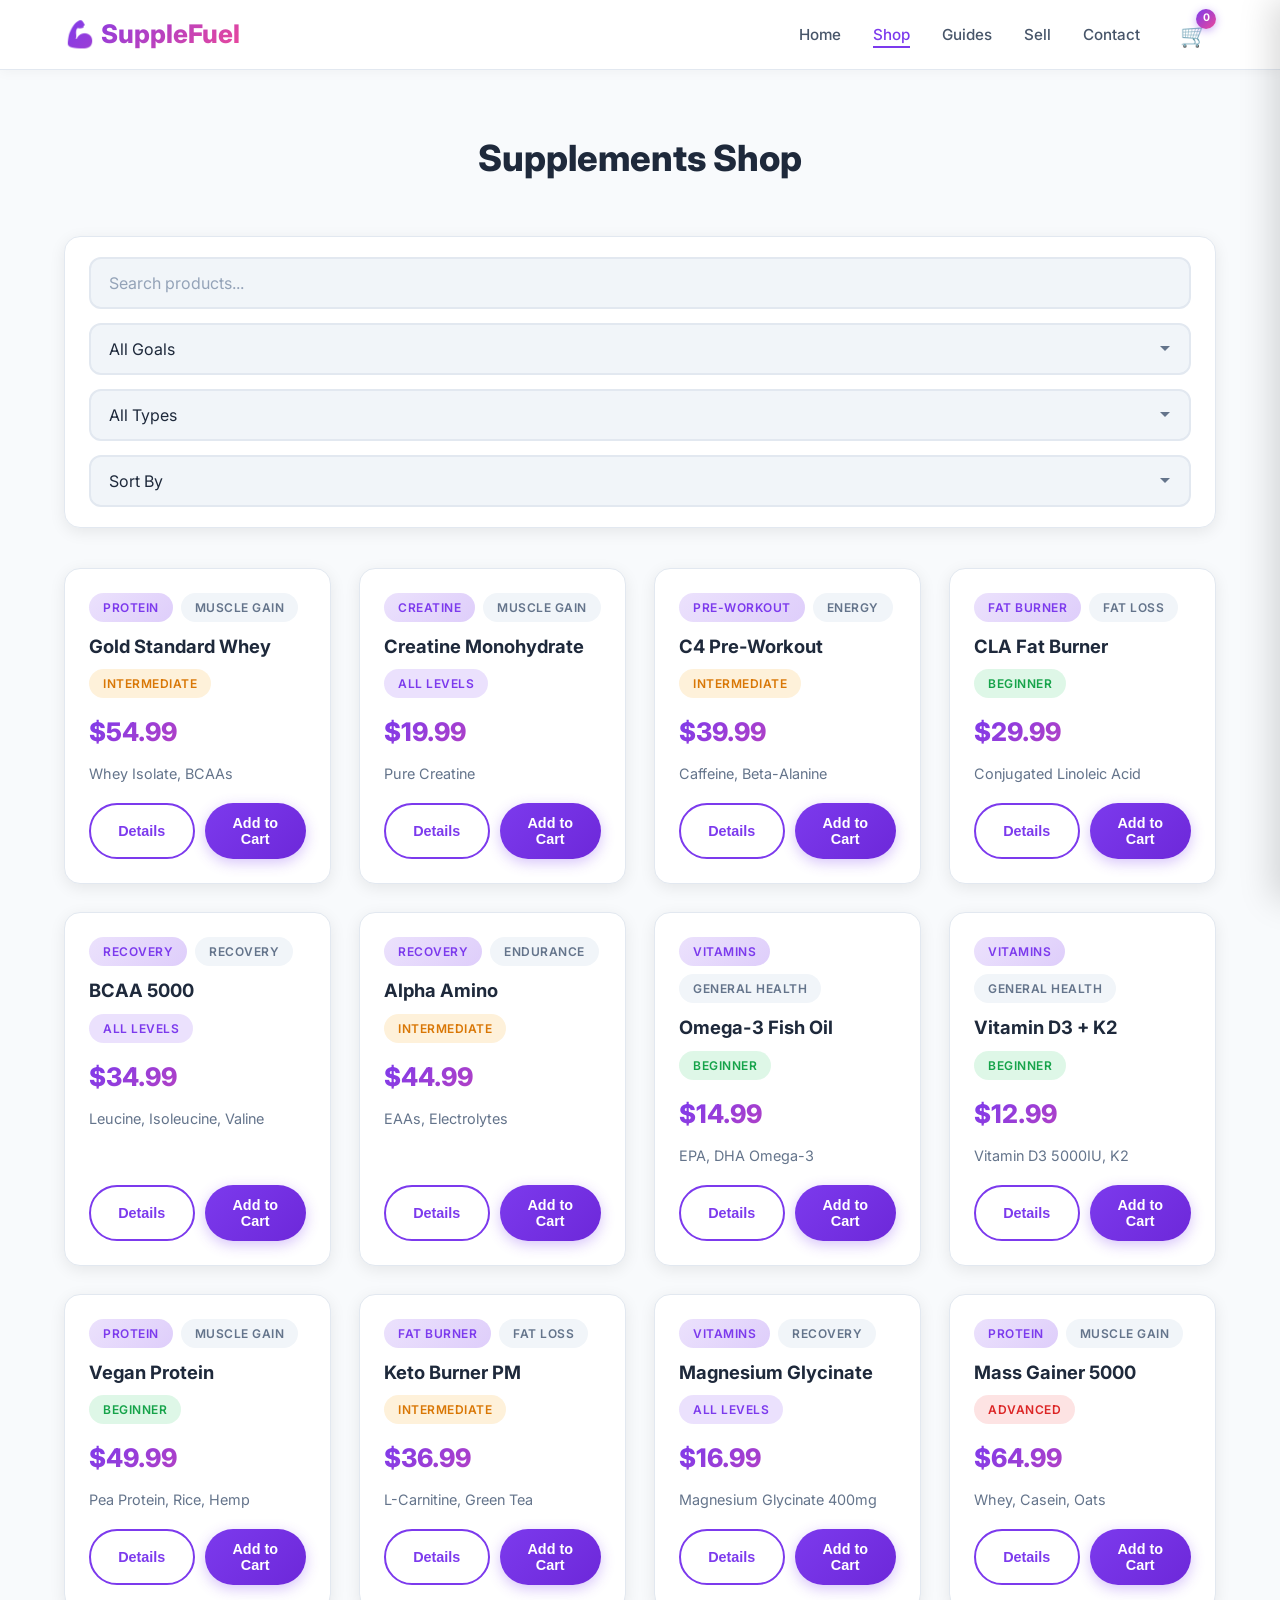
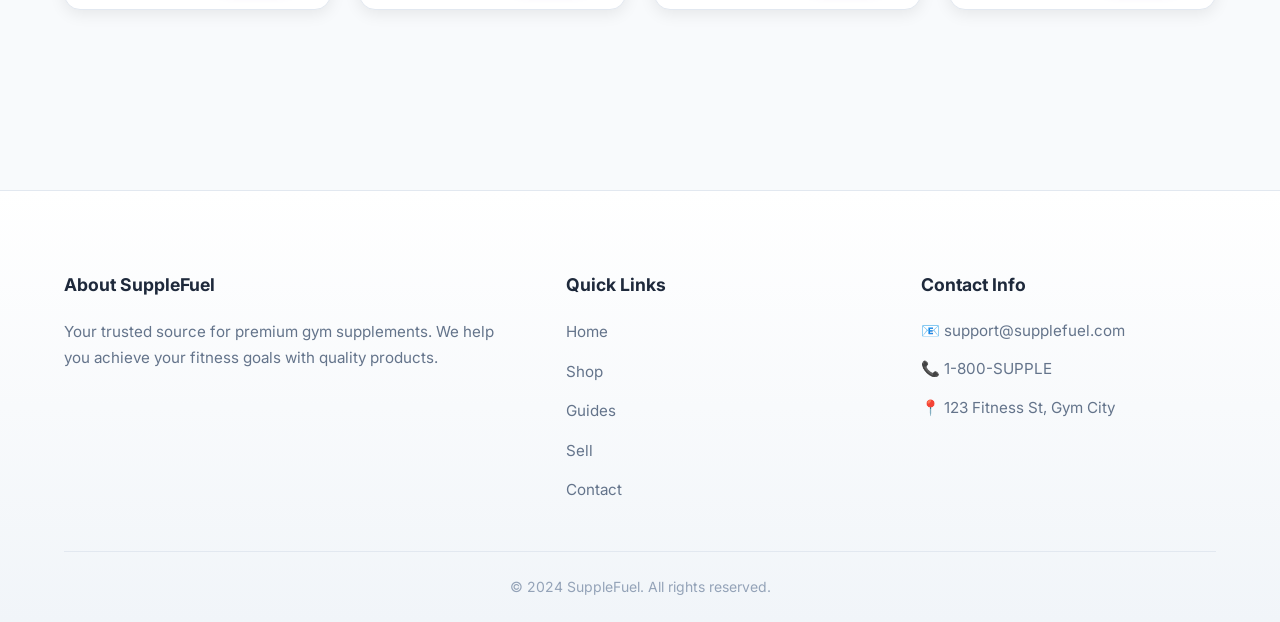
<file: shop.html>
<!DOCTYPE html>
<html lang="en">
<head>
  <meta charset="UTF-8">
  <meta name="viewport" content="width=device-width, initial-scale=1.0">
  <title>Shop - SuppleFuel</title>
  <link rel="stylesheet" href="global.css">
  <link rel="stylesheet" href="shop.css">
</head>
<body>
  <!-- Navbar -->
  <nav class="navbar">
    <div class="navbar__container">
      <a href="index.html" class="navbar__logo">💪 SuppleFuel</a>
      <div class="navbar__hamburger" id="hamburger">
        <span></span>
        <span></span>
        <span></span>
      </div>
      <ul class="navbar__links" id="navLinks">
        <li><a href="index.html" class="navbar__link">Home</a></li>
        <li><a href="shop.html" class="navbar__link navbar__link--active">Shop</a></li>
        <li><a href="guides.html" class="navbar__link">Guides</a></li>
        <li><a href="sell.html" class="navbar__link">Sell</a></li>
        <li><a href="contact.html" class="navbar__link">Contact</a></li>
        <li class="navbar__cart" id="cartIcon">
          <span class="navbar__cart-icon">🛒</span>
          <span class="navbar__cart-badge" id="cartBadge">0</span>
        </li>
      </ul>
    </div>
  </nav>

  <!-- Main Content -->
  <main class="shop-main">
    <div class="container">
      <h1 class="section__title">Supplements Shop</h1>

      <!-- Filter Bar -->
      <div class="filter-bar">
        <input type="text" id="searchInput" class="filter-bar__search" placeholder="Search products...">
        <select id="goalFilter" class="filter-bar__select">
          <option value="">All Goals</option>
          <option value="Muscle Gain">Muscle Gain</option>
          <option value="Fat Loss">Fat Loss</option>
          <option value="Endurance">Endurance</option>
          <option value="Recovery">Recovery</option>
          <option value="Energy">Energy</option>
          <option value="General Health">General Health</option>
        </select>
        <select id="typeFilter" class="filter-bar__select">
          <option value="">All Types</option>
          <option value="Protein">Protein</option>
          <option value="Creatine">Creatine</option>
          <option value="Pre-Workout">Pre-Workout</option>
          <option value="Fat Burner">Fat Burner</option>
          <option value="Recovery">Recovery</option>
          <option value="Vitamins">Vitamins</option>
        </select>
        <select id="sortFilter" class="filter-bar__select">
          <option value="default">Sort By</option>
          <option value="price-low">Price: Low to High</option>
          <option value="price-high">Price: High to Low</option>
          <option value="name-az">Name: A to Z</option>
        </select>
      </div>

      <!-- No Results Message -->
      <div id="noResults" class="no-results" style="display: none;">
        <p>No products found. Try different filters.</p>
      </div>

      <!-- Product Grid -->
      <div id="productGrid" class="product-grid">
        <!-- Products rendered by JavaScript -->
      </div>
    </div>
  </main>

  <!-- Product Detail Modal -->
  <div class="modal-overlay" id="productModal">
    <div class="modal">
      <button class="modal__close" id="modalClose">&times;</button>
      <div class="modal__content" id="modalContent">
        <!-- Content rendered by JavaScript -->
      </div>
    </div>
  </div>

  <!-- Footer -->
  <footer class="footer">
    <div class="container">
      <div class="footer__grid">
        <div class="footer__col">
          <h3 class="footer__title">About SuppleFuel</h3>
          <p class="footer__text">Your trusted source for premium gym supplements. We help you achieve your fitness goals with quality products.</p>
        </div>
        <div class="footer__col">
          <h3 class="footer__title">Quick Links</h3>
          <ul class="footer__links">
            <li><a href="index.html" class="footer__link">Home</a></li>
            <li><a href="shop.html" class="footer__link">Shop</a></li>
            <li><a href="guides.html" class="footer__link">Guides</a></li>
            <li><a href="sell.html" class="footer__link">Sell</a></li>
            <li><a href="contact.html" class="footer__link">Contact</a></li>
          </ul>
        </div>
        <div class="footer__col">
          <h3 class="footer__title">Contact Info</h3>
          <div class="footer__contact-item">📧 support@supplefuel.com</div>
          <div class="footer__contact-item">📞 1-800-SUPPLE</div>
          <div class="footer__contact-item">📍 123 Fitness St, Gym City</div>
        </div>
      </div>
      <div class="footer__bottom">
        <p>&copy; 2024 SuppleFuel. All rights reserved.</p>
      </div>
    </div>
  </footer>

  <!-- Cart Sidebar -->
  <div class="cart-overlay" id="cartOverlay"></div>
  <aside class="cart-sidebar" id="cartSidebar">
    <div class="cart-sidebar__header">
      <h2 class="cart-sidebar__title">Your Cart</h2>
      <button class="cart-sidebar__close" id="cartClose">&times;</button>
    </div>
    <div class="cart-sidebar__content" id="cartContent">
      <p class="cart-empty">Your cart is empty</p>
    </div>
    <div class="cart-sidebar__footer">
      <div class="cart-promo">
        <input type="text" id="promoCode" placeholder="Promo code">
        <button class="btn-outline" id="applyPromo">Apply</button>
      </div>
      <div id="promoError" class="error-message" style="display: none;"></div>
      <div class="cart-totals">
        <div class="cart-totals__row">
          <span>Subtotal</span>
          <span id="cartSubtotal">$0.00</span>
        </div>
        <div class="cart-totals__row cart-totals__row--discount" id="discountRow" style="display: none;">
          <span>Discount</span>
          <span id="cartDiscount">-$0.00</span>
        </div>
        <div class="cart-totals__row cart-totals__row--total">
          <span>Total</span>
          <span id="cartTotal">$0.00</span>
        </div>
      </div>
      <div class="cart-actions">
        <button class="btn-primary" id="checkoutBtn">Checkout</button>
        <button class="btn-outline" id="clearCartBtn">Clear Cart</button>
      </div>
    </div>
  </aside>

  <!-- Back to Top Button -->
  <button class="back-to-top" id="backToTop">↑</button>

  <!-- Toast Container -->
  <div class="toast-container" id="toastContainer"></div>

  <script src="script.js"></script>
</body>
</html>
</file>
<file: global.css>
/* === Global Design System === */

@import url('https://fonts.googleapis.com/css2?family=Inter:wght@300;400;500;600;700;800&display=swap');

:root {
  --primary: #7c3aed;
  --primary-dark: #5b21b6;
  --primary-light: #a78bfa;
  --bg: #f8fafc;
  --bg-2: #f1f5f9;
  --surface: #ffffff;
  --surface-2: #f1f5f9;
  --white: #ffffff;
  --text: #1e293b;
  --text-2: #475569;
  --grey: #64748b;
  --muted: #94a3b8;
  --border: #e2e8f0;
  --success: #22c55e;
  --error: #ef4444;
  --warning: #f59e0b;
  --radius: 12px;
  --radius-pill: 999px;
  --shadow: 0 4px 16px rgba(0,0,0,0.08);
  --shadow-lg: 0 8px 32px rgba(0,0,0,0.12);
  --transition: 0.3s ease;
  --navbar-height: 70px;
}

* {
  margin: 0;
  padding: 0;
  box-sizing: border-box;
}

html {
  scroll-behavior: smooth;
}

body {
  font-family: 'Inter', sans-serif;
  background-color: var(--bg);
  color: var(--text);
  line-height: 1.6;
  min-height: 100vh;
}

a {
  text-decoration: none;
  color: inherit;
  transition: var(--transition);
}

ul {
  list-style: none;
}

img {
  max-width: 100%;
  height: auto;
}

.container {
  max-width: 1200px;
  margin: 0 auto;
  padding: 0 24px;
}

/* === Buttons === */
.btn-primary {
  display: inline-flex;
  align-items: center;
  justify-content: center;
  padding: 14px 28px;
  background: linear-gradient(135deg, var(--primary) 0%, #6d28d9 100%);
  color: var(--white);
  border: none;
  border-radius: var(--radius-pill);
  font-weight: 600;
  font-size: 0.95rem;
  cursor: pointer;
  transition: var(--transition);
  box-shadow: 0 4px 14px rgba(124, 58, 237, 0.3);
}

.btn-primary:hover {
  transform: translateY(-2px) scale(1.03);
  box-shadow: 0 6px 20px rgba(124, 58, 237, 0.4);
}

.btn-primary:disabled {
  background: var(--muted);
  cursor: not-allowed;
  transform: none;
  box-shadow: none;
}

.btn-outline {
  display: inline-flex;
  align-items: center;
  justify-content: center;
  padding: 14px 28px;
  background-color: transparent;
  color: var(--primary);
  border: 2px solid var(--primary);
  border-radius: var(--radius-pill);
  font-weight: 600;
  font-size: 0.95rem;
  cursor: pointer;
  transition: var(--transition);
}

.btn-outline:hover {
  background-color: var(--primary);
  color: var(--white);
  transform: translateY(-2px) scale(1.03);
}

/* === Cards === */
.card {
  background-color: var(--surface);
  border: 1px solid var(--border);
  border-radius: var(--radius);
  padding: 24px;
  transition: var(--transition);
  box-shadow: var(--shadow);
}

.card:hover {
  border-color: var(--primary);
  transform: translateY(-6px);
  box-shadow: var(--shadow-lg);
}

/* === Inputs === */
input,
select,
textarea {
  background-color: var(--surface-2);
  border: 2px solid var(--border);
  color: var(--text);
  border-radius: var(--radius);
  padding: 14px 18px;
  font-size: 1rem;
  font-family: 'Inter', sans-serif;
  transition: var(--transition);
  width: 100%;
}

input::placeholder,
textarea::placeholder {
  color: var(--muted);
}

input:focus,
select:focus,
textarea:focus {
  outline: none;
  border-color: var(--primary);
  box-shadow: 0 0 0 4px rgba(124, 58, 237, 0.1);
}

textarea {
  resize: vertical;
  min-height: 140px;
}

select {
  cursor: pointer;
  appearance: none;
  background-image: url("data:image/svg+xml,%3Csvg xmlns='http://www.w3.org/2000/svg' width='12' height='12' viewBox='0 0 12 12'%3E%3Cpath fill='%2364748b' d='M6 8L1 3h10z'/%3E%3C/svg%3E");
  background-repeat: no-repeat;
  background-position: right 18px center;
  padding-right: 45px;
}

/* === Badges === */
.badge {
  display: inline-block;
  padding: 5px 14px;
  border-radius: var(--radius-pill);
  font-size: 0.75rem;
  font-weight: 600;
  text-transform: uppercase;
  letter-spacing: 0.5px;
}

.badge--beginner {
  background-color: rgba(34, 197, 94, 0.15);
  color: #16a34a;
}

.badge--intermediate {
  background-color: rgba(245, 158, 11, 0.15);
  color: #d97706;
}

.badge--advanced {
  background-color: rgba(239, 68, 68, 0.15);
  color: #dc2626;
}

.badge--all-levels {
  background-color: rgba(124, 58, 237, 0.15);
  color: var(--primary);
}

/* === Navbar === */
.navbar {
  position: fixed;
  top: 0;
  left: 0;
  right: 0;
  height: var(--navbar-height);
  background-color: rgba(255, 255, 255, 0.95);
  backdrop-filter: blur(10px);
  border-bottom: 1px solid var(--border);
  z-index: 1000;
  box-shadow: 0 2px 12px rgba(0,0,0,0.04);
}

.navbar__container {
  max-width: 1200px;
  margin: 0 auto;
  padding: 0 24px;
  height: 100%;
  display: flex;
  align-items: center;
  justify-content: space-between;
}

.navbar__logo {
  font-size: 1.6rem;
  font-weight: 800;
  display: flex;
  align-items: center;
  gap: 8px;
  background: linear-gradient(135deg, var(--primary) 0%, #ec4899 100%);
  -webkit-background-clip: text;
  -webkit-text-fill-color: transparent;
  background-clip: text;
}

.navbar__links {
  display: flex;
  align-items: center;
  gap: 32px;
}

.navbar__link {
  color: var(--text-2);
  font-weight: 500;
  font-size: 0.95rem;
  transition: var(--transition);
  position: relative;
}

.navbar__link::after {
  content: '';
  position: absolute;
  bottom: -4px;
  left: 0;
  width: 0;
  height: 2px;
  background: var(--primary);
  transition: var(--transition);
}

.navbar__link:hover,
.navbar__link--active {
  color: var(--primary);
}

.navbar__link:hover::after,
.navbar__link--active::after {
  width: 100%;
}

.navbar__cart {
  position: relative;
  cursor: pointer;
  padding: 8px;
  transition: var(--transition);
}

.navbar__cart:hover {
  transform: scale(1.1);
}

.navbar__cart-icon {
  font-size: 1.4rem;
}

.navbar__cart-badge {
  position: absolute;
  top: 0;
  right: 0;
  background: linear-gradient(135deg, var(--primary) 0%, #ec4899 100%);
  color: var(--white);
  font-size: 0.65rem;
  font-weight: 700;
  width: 20px;
  height: 20px;
  border-radius: 50%;
  display: flex;
  align-items: center;
  justify-content: center;
  box-shadow: 0 2px 8px rgba(124, 58, 237, 0.4);
}

.navbar__hamburger {
  display: none;
  flex-direction: column;
  gap: 5px;
  cursor: pointer;
  padding: 8px;
}

.navbar__hamburger span {
  width: 26px;
  height: 2.5px;
  background: linear-gradient(90deg, var(--primary) 0%, #ec4899 100%);
  border-radius: 2px;
  transition: var(--transition);
}

@media (max-width: 768px) {
  .navbar__hamburger {
    display: flex;
  }

  .navbar__links {
    position: absolute;
    top: var(--navbar-height);
    left: 0;
    right: 0;
    background-color: var(--surface);
    flex-direction: column;
    padding: 24px;
    gap: 20px;
    border-bottom: 1px solid var(--border);
    transform: translateY(-100%);
    opacity: 0;
    pointer-events: none;
    transition: var(--transition);
    box-shadow: var(--shadow-lg);
  }

  .navbar__links--open {
    transform: translateY(0);
    opacity: 1;
    pointer-events: all;
  }
}

/* === Footer === */
.footer {
  background: linear-gradient(180deg, var(--surface) 0%, var(--bg-2) 100%);
  border-top: 1px solid var(--border);
  padding: 80px 0 24px;
  margin-top: 80px;
}

.footer__grid {
  display: grid;
  grid-template-columns: 1.5fr 1fr 1fr;
  gap: 60px;
  margin-bottom: 48px;
}

.footer__title {
  font-size: 1.1rem;
  font-weight: 700;
  margin-bottom: 20px;
  color: var(--text);
}

.footer__text {
  color: var(--grey);
  font-size: 0.95rem;
  line-height: 1.7;
}

.footer__links {
  display: flex;
  flex-direction: column;
  gap: 14px;
}

.footer__link {
  color: var(--grey);
  font-size: 0.95rem;
  transition: var(--transition);
}

.footer__link:hover {
  color: var(--primary);
  padding-left: 4px;
}

.footer__contact-item {
  display: flex;
  align-items: center;
  gap: 10px;
  color: var(--grey);
  font-size: 0.95rem;
  margin-bottom: 14px;
}

.footer__bottom {
  text-align: center;
  padding-top: 24px;
  border-top: 1px solid var(--border);
  color: var(--muted);
  font-size: 0.875rem;
}

@media (max-width: 768px) {
  .footer__grid {
    grid-template-columns: 1fr;
    text-align: center;
    gap: 40px;
  }
  
  .footer__contact-item {
    justify-content: center;
  }
}

/* === Scroll Animations === */
.fade-in {
  opacity: 0;
  transform: translateY(30px);
  transition: opacity 0.6s ease, transform 0.6s ease;
}

.fade-in.visible {
  opacity: 1;
  transform: translateY(0);
}

/* === Back to Top === */
.back-to-top {
  position: fixed;
  bottom: 30px;
  right: 30px;
  width: 50px;
  height: 50px;
  background: linear-gradient(135deg, var(--primary) 0%, #ec4899 100%);
  color: var(--white);
  border: none;
  border-radius: 50%;
  font-size: 1.2rem;
  cursor: pointer;
  opacity: 0;
  visibility: hidden;
  transition: var(--transition);
  z-index: 999;
  box-shadow: 0 4px 14px rgba(124, 58, 237, 0.4);
}

.back-to-top.visible {
  opacity: 1;
  visibility: visible;
}

.back-to-top:hover {
  transform: scale(1.1) translateY(-2px);
  box-shadow: 0 6px 20px rgba(124, 58, 237, 0.5);
}

/* === Toast Notifications === */
.toast-container {
  position: fixed;
  bottom: 24px;
  right: 24px;
  z-index: 2000;
  display: flex;
  flex-direction: column;
  gap: 12px;
}

.toast {
  padding: 16px 24px;
  border-radius: var(--radius);
  font-weight: 600;
  font-size: 0.95rem;
  animation: slideIn 0.3s ease;
  max-width: 340px;
  box-shadow: var(--shadow-lg);
}

.toast--success {
  background: linear-gradient(135deg, #22c55e 0%, #16a34a 100%);
  color: var(--white);
}

.toast--error {
  background: linear-gradient(135deg, #ef4444 0%, #dc2626 100%);
  color: var(--white);
}

.toast--warning {
  background: linear-gradient(135deg, #f59e0b 0%, #d97706 100%);
  color: var(--white);
}

@keyframes slideIn {
  from {
    transform: translateX(100%);
    opacity: 0;
  }
  to {
    transform: translateX(0);
    opacity: 1;
  }
}

/* === Modal === */
.modal-overlay {
  position: fixed;
  top: 0;
  left: 0;
  right: 0;
  bottom: 0;
  background: rgba(15, 23, 42, 0.7);
  backdrop-filter: blur(4px);
  z-index: 1500;
  display: flex;
  align-items: center;
  justify-content: center;
  opacity: 0;
  visibility: hidden;
  transition: var(--transition);
}

.modal-overlay.open {
  opacity: 1;
  visibility: visible;
}

.modal {
  background-color: var(--surface);
  border-radius: 16px;
  max-width: 600px;
  width: 90%;
  max-height: 90vh;
  overflow-y: auto;
  position: relative;
  transform: scale(0.9) translateY(20px);
  transition: var(--transition);
  box-shadow: var(--shadow-lg);
}

.modal-overlay.open .modal {
  transform: scale(1) translateY(0);
}

.modal__close {
  position: absolute;
  top: 18px;
  right: 18px;
  background: var(--surface-2);
  border: none;
  color: var(--grey);
  font-size: 1.5rem;
  cursor: pointer;
  width: 36px;
  height: 36px;
  border-radius: 50%;
  display: flex;
  align-items: center;
  justify-content: center;
  transition: var(--transition);
}

.modal__close:hover {
  background: var(--primary);
  color: var(--white);
}

.modal__content {
  padding: 32px;
}

/* === Cart Sidebar === */
.cart-sidebar {
  position: fixed;
  top: 0;
  right: 0;
  width: 420px;
  max-width: 100%;
  height: 100%;
  background-color: var(--surface);
  z-index: 1600;
  transform: translateX(100%);
  transition: var(--transition);
  display: flex;
  flex-direction: column;
  box-shadow: -8px 0 32px rgba(0,0,0,0.15);
}

.cart-sidebar.open {
  transform: translateX(0);
}

.cart-sidebar__header {
  padding: 24px;
  border-bottom: 1px solid var(--border);
  display: flex;
  justify-content: space-between;
  align-items: center;
}

.cart-sidebar__title {
  font-size: 1.3rem;
  font-weight: 700;
}

.cart-sidebar__close {
  background: var(--surface-2);
  border: none;
  color: var(--grey);
  font-size: 1.5rem;
  cursor: pointer;
  width: 36px;
  height: 36px;
  border-radius: 50%;
  display: flex;
  align-items: center;
  justify-content: center;
  transition: var(--transition);
}

.cart-sidebar__close:hover {
  background: var(--error);
  color: var(--white);
}

.cart-sidebar__content {
  flex: 1;
  overflow-y: auto;
  padding: 24px;
}

.cart-sidebar__footer {
  padding: 24px;
  border-top: 1px solid var(--border);
}

.cart-item {
  display: flex;
  gap: 14px;
  padding: 16px 0;
  border-bottom: 1px solid var(--border);
}

.cart-item__info {
  flex: 1;
}

.cart-item__name {
  font-weight: 600;
  margin-bottom: 4px;
}

.cart-item__price {
  color: var(--primary);
  font-weight: 700;
}

.cart-item__controls {
  display: flex;
  align-items: center;
  gap: 8px;
  margin-top: 10px;
}

.cart-item__qty-btn {
  width: 32px;
  height: 32px;
  background-color: var(--surface-2);
  border: 2px solid var(--border);
  border-radius: 8px;
  color: var(--text);
  cursor: pointer;
  display: flex;
  align-items: center;
  justify-content: center;
  font-weight: 600;
  transition: var(--transition);
}

.cart-item__qty-btn:hover {
  border-color: var(--primary);
  background: var(--primary);
  color: var(--white);
}

.cart-item__qty {
  min-width: 28px;
  text-align: center;
  font-weight: 600;
}

.cart-item__remove {
  background: none;
  border: none;
  color: var(--muted);
  cursor: pointer;
  font-size: 1.3rem;
  margin-left: auto;
  transition: var(--transition);
  width: 32px;
  height: 32px;
  display: flex;
  align-items: center;
  justify-content: center;
  border-radius: 50%;
}

.cart-item__remove:hover {
  color: var(--error);
  background: rgba(239, 68, 68, 0.1);
}

.cart-empty {
  text-align: center;
  color: var(--grey);
  padding: 48px 0;
  font-size: 1.1rem;
}

.cart-promo {
  display: flex;
  gap: 10px;
  margin: 18px 0;
}

.cart-promo input {
  flex: 1;
}

.cart-totals {
  margin-top: 18px;
}

.cart-totals__row {
  display: flex;
  justify-content: space-between;
  margin-bottom: 10px;
  color: var(--grey);
  font-size: 0.95rem;
}

.cart-totals__row--total {
  font-size: 1.35rem;
  font-weight: 800;
  color: var(--text);
  padding-top: 14px;
  border-top: 2px solid var(--border);
}

.cart-totals__row--discount {
  color: var(--success);
  font-weight: 600;
}

.cart-actions {
  display: flex;
  flex-direction: column;
  gap: 12px;
  margin-top: 18px;
}

.cart-actions .btn-primary,
.cart-actions .btn-outline {
  width: 100%;
}

.cart-overlay {
  position: fixed;
  top: 0;
  left: 0;
  right: 0;
  bottom: 0;
  background: rgba(15, 23, 42, 0.5);
  backdrop-filter: blur(2px);
  z-index: 1500;
  opacity: 0;
  visibility: hidden;
  transition: var(--transition);
}

.cart-overlay.open {
  opacity: 1;
  visibility: visible;
}

/* === Quantity Stepper === */
.qty-stepper {
  display: flex;
  align-items: center;
  gap: 10px;
}

.qty-stepper__btn {
  width: 38px;
  height: 38px;
  background-color: var(--surface-2);
  border: 2px solid var(--border);
  border-radius: 8px;
  color: var(--text);
  cursor: pointer;
  font-size: 1.1rem;
  font-weight: 600;
  display: flex;
  align-items: center;
  justify-content: center;
  transition: var(--transition);
}

.qty-stepper__btn:hover {
  border-color: var(--primary);
  background: var(--primary);
  color: var(--white);
}

.qty-stepper__value {
  min-width: 38px;
  text-align: center;
  font-weight: 700;
  font-size: 1.1rem;
}

/* === Error Messages === */
.error-message {
  color: var(--error);
  font-size: 0.85rem;
  margin-top: 6px;
  font-weight: 500;
}

.input-error {
  border-color: var(--error) !important;
}

/* === Utility Classes === */
.text-center {
  text-align: center;
}

.mt-1 { margin-top: 8px; }
.mt-2 { margin-top: 16px; }
.mt-3 { margin-top: 24px; }
.mt-4 { margin-top: 32px; }

.mb-1 { margin-bottom: 8px; }
.mb-2 { margin-bottom: 16px; }
.mb-3 { margin-bottom: 24px; }
.mb-4 { margin-bottom: 32px; }

.section {
  padding: 100px 0;
}

.section__title {
  font-size: 2.25rem;
  font-weight: 800;
  margin-bottom: 48px;
  text-align: center;
  color: var(--text);
}

/* === Responsive === */
@media (max-width: 480px) {
  .container {
    padding: 0 16px;
  }

  .section {
    padding: 60px 0;
  }

  .section__title {
    font-size: 1.75rem;
  }
}
</file>
<file: index.css>
/* === Home Page === */

/* Hero Section */
.hero {
  min-height: 100vh;
  display: flex;
  align-items: center;
  justify-content: center;
  background: linear-gradient(135deg, #f8fafc 0%, #e2e8f0 50%, #f0f9ff 100%);
  padding-top: var(--navbar-height);
  position: relative;
  overflow: hidden;
}

.hero::before {
  content: '';
  position: absolute;
  top: -50%;
  left: -50%;
  width: 200%;
  height: 200%;
  background: 
    radial-gradient(circle at 20% 80%, rgba(124, 58, 237, 0.08) 0%, transparent 40%),
    radial-gradient(circle at 80% 20%, rgba(236, 72, 153, 0.08) 0%, transparent 40%),
    radial-gradient(circle at 40% 40%, rgba(34, 197, 94, 0.05) 0%, transparent 30%);
  animation: float 20s ease-in-out infinite;
  pointer-events: none;
}

@keyframes float {
  0%, 100% { transform: translate(0, 0); }
  50% { transform: translate(2%, 2%); }
}

.hero__content {
  text-align: center;
  z-index: 1;
  padding: 24px;
}

.hero__title {
  font-size: 4.5rem;
  font-weight: 800;
  margin-bottom: 20px;
  background: linear-gradient(135deg, #1e293b 0%, #7c3aed 50%, #ec4899 100%);
  -webkit-background-clip: text;
  -webkit-text-fill-color: transparent;
  background-clip: text;
  line-height: 1.1;
}

.hero__subtitle {
  font-size: 1.4rem;
  color: var(--grey);
  margin-bottom: 36px;
  max-width: 520px;
  margin-left: auto;
  margin-right: auto;
}

.hero__buttons {
  display: flex;
  gap: 16px;
  justify-content: center;
  flex-wrap: wrap;
}

.hero__buttons .btn-primary {
  padding: 16px 36px;
  font-size: 1rem;
}

.hero__buttons .btn-outline {
  padding: 16px 36px;
  font-size: 1rem;
}

/* Decorative Elements */
.hero__decoration {
  position: absolute;
  bottom: 40px;
  left: 50%;
  transform: translateX(-50%);
  display: flex;
  gap: 8px;
}

.hero__dot {
  width: 8px;
  height: 8px;
  border-radius: 50%;
  background: var(--primary);
  animation: pulse 1.5s ease-in-out infinite;
}

.hero__dot:nth-child(2) { animation-delay: 0.2s; }
.hero__dot:nth-child(3) { animation-delay: 0.4s; }

@keyframes pulse {
  0%, 100% { transform: scale(1); opacity: 1; }
  50% { transform: scale(1.5); opacity: 0.5; }
}

/* Goals Section */
.goals-section {
  background-color: var(--bg);
  padding: 100px 0;
}

.goals__grid {
  display: grid;
  grid-template-columns: repeat(3, 1fr);
  gap: 28px;
}

.goal-card {
  display: flex;
  flex-direction: column;
  align-items: center;
  text-align: center;
  padding: 36px 24px;
  cursor: pointer;
  background: var(--surface);
  border-radius: 16px;
}

.goal-card__icon {
  font-size: 3.5rem;
  margin-bottom: 20px;
  transition: var(--transition);
}

.goal-card:hover .goal-card__icon {
  transform: scale(1.15) rotate(5deg);
}

.goal-card__title {
  font-size: 1.3rem;
  font-weight: 700;
  margin-bottom: 10px;
  color: var(--text);
}

.goal-card__desc {
  color: var(--grey);
  font-size: 0.95rem;
  margin-bottom: 18px;
  line-height: 1.6;
}

.goal-card__link {
  color: var(--primary);
  font-weight: 600;
  margin-top: auto;
  font-size: 0.95rem;
}

/* Tracker Section */
.tracker-section {
  background: linear-gradient(180deg, var(--surface) 0%, var(--bg-2) 100%);
  padding: 100px 0;
}

.tracker {
  max-width: 540px;
  margin: 0 auto;
  background: var(--surface);
  padding: 40px;
  border-radius: 20px;
  box-shadow: var(--shadow-lg);
}

.tracker .section__title {
  font-size: 1.75rem;
  margin-bottom: 32px;
}

.tracker__progress {
  margin-bottom: 28px;
}

.tracker__bar {
  height: 14px;
  background-color: var(--surface-2);
  border-radius: var(--radius-pill);
  overflow: hidden;
  margin-bottom: 14px;
}

.tracker__bar-fill {
  height: 100%;
  background: linear-gradient(90deg, var(--primary) 0%, #22c55e 100%);
  border-radius: var(--radius-pill);
  width: 0%;
  transition: width 0.5s cubic-bezier(0.4, 0, 0.2, 1);
}

.tracker__count {
  text-align: center;
  color: var(--grey);
  font-size: 0.95rem;
}

.tracker__list {
  display: grid;
  gap: 14px;
}

.tracker__item {
  display: flex;
  align-items: center;
  gap: 14px;
  padding: 14px 18px;
  background-color: var(--surface-2);
  border-radius: 12px;
  cursor: pointer;
  transition: var(--transition);
}

.tracker__item:hover {
  background-color: var(--border);
  transform: translateX(4px);
}

.tracker__item input[type="checkbox"] {
  width: 22px;
  height: 22px;
  accent-color: var(--primary);
  cursor: pointer;
}

.tracker__item-text {
  font-size: 1rem;
  font-weight: 500;
  color: var(--text);
}

.tracker__item input:checked + .tracker__item-text {
  text-decoration: line-through;
  color: var(--success);
}

/* Comparison Section */
.comparison-section {
  background-color: var(--bg);
  padding: 100px 0;
}

.comparison {
  max-width: 900px;
  margin: 0 auto;
}

.comparison__controls {
  display: flex;
  gap: 14px;
  flex-wrap: wrap;
  justify-content: center;
  margin-bottom: 32px;
}

.comparison__select {
  flex: 1;
  min-width: 220px;
}

.comparison__controls .btn-primary {
  padding: 14px 32px;
}

.comparison__table {
  margin-top: 32px;
  overflow-x: auto;
  background: var(--surface);
  border-radius: 16px;
  box-shadow: var(--shadow);
}

.comparison__table table {
  width: 100%;
  border-collapse: collapse;
}

.comparison__table th,
.comparison__table td {
  padding: 18px;
  text-align: left;
  border-bottom: 1px solid var(--border);
}

.comparison__table th {
  background: var(--surface-2);
  font-weight: 700;
  color: var(--text-2);
  width: 25%;
  font-size: 0.9rem;
}

.comparison__table td {
  background: var(--surface);
  font-weight: 500;
}

.comparison__table tr:last-child th,
.comparison__table tr:last-child td {
  border-bottom: none;
}

.comparison__table tr:hover td {
  background: var(--surface-2);
}

/* Responsive */
@media (max-width: 1024px) {
  .goals__grid {
    grid-template-columns: repeat(2, 1fr);
  }
  
  .hero__title {
    font-size: 3.5rem;
  }
}

@media (max-width: 768px) {
  .hero__title {
    font-size: 2.75rem;
  }

  .hero__subtitle {
    font-size: 1.15rem;
  }

  .goals__grid {
    grid-template-columns: 1fr;
    max-width: 400px;
    margin: 0 auto;
  }
  
  .tracker {
    padding: 28px;
  }

  .comparison__controls {
    flex-direction: column;
  }

  .comparison__select {
    width: 100%;
  }

  .comparison__controls .btn-primary {
    width: 100%;
  }
}

@media (max-width: 480px) {
  .hero__title {
    font-size: 2.25rem;
  }

  .hero__buttons {
    flex-direction: column;
    align-items: center;
  }

  .hero__buttons .btn-primary,
  .hero__buttons .btn-outline {
    width: 100%;
    max-width: 280px;
  }
  
  .goal-card {
    padding: 28px 20px;
  }
  
  .goal-card__icon {
    font-size: 2.75rem;
  }
}
</file>
<file: contact.css>
/* === Contact Page === */

.contact-main {
  padding-top: calc(var(--navbar-height) + 60px);
  padding-bottom: 100px;
  min-height: 100vh;
  background: var(--bg);
}

/* Contact Grid */
.contact-grid {
  display: grid;
  grid-template-columns: 1.2fr 1fr;
  gap: 40px;
  margin-bottom: 100px;
}

/* Contact Form */
.contact-form-container {
  background-color: var(--surface);
  border: 1px solid var(--border);
  border-radius: 20px;
  padding: 36px;
  box-shadow: var(--shadow-lg);
}

.contact-form .form-group {
  margin-bottom: 24px;
}

.contact-form .form-label {
  display: block;
  font-weight: 600;
  margin-bottom: 10px;
  color: var(--text);
}

.contact-form textarea {
  min-height: 160px;
}

.contact-form .submit-btn {
  width: 100%;
  padding: 16px;
  font-size: 1rem;
}

/* Success Message */
.contact-form-container .success-message {
  padding: 60px 28px;
}

/* Support Info */
.support-info {
  background-color: var(--surface);
  border: 1px solid var(--border);
  border-radius: 20px;
  padding: 36px;
  box-shadow: var(--shadow-lg);
}

.support-info__title {
  font-size: 1.2rem;
  font-weight: 700;
  margin-bottom: 18px;
  color: var(--text);
}

.support-info__hours {
  margin-bottom: 36px;
}

.support-info__row {
  display: flex;
  justify-content: space-between;
  padding: 14px 0;
  border-bottom: 1px solid var(--border);
  font-weight: 500;
}

.support-info__row:last-child {
  border-bottom: none;
}

.support-info__row span:first-child {
  color: var(--text-2);
}

.support-info__row span:last-child {
  color: var(--primary);
  font-weight: 600;
}

.support-info__details {
  margin-bottom: 36px;
}

.support-info__item {
  display: flex;
  align-items: center;
  gap: 14px;
  padding: 14px 0;
  color: var(--text-2);
  font-weight: 500;
}

.support-info__icon {
  font-size: 1.3rem;
}

.map-placeholder {
  background: linear-gradient(135deg, var(--surface-2) 0%, var(--border) 100%);
  border: 2px dashed var(--border);
  border-radius: 16px;
  height: 220px;
  display: flex;
  align-items: center;
  justify-content: center;
  color: var(--muted);
  font-size: 0.95rem;
  font-weight: 500;
}

/* FAQ Section */
.faq-section {
  margin-top: 60px;
}

.faq-section .section__title {
  margin-bottom: 40px;
}

.faq-list {
  max-width: 800px;
  margin: 0 auto;
}

.faq-item {
  border: 1px solid var(--border);
  border-radius: 16px;
  margin-bottom: 14px;
  overflow: hidden;
  background: var(--surface);
  box-shadow: var(--shadow);
}

.faq-item__question {
  width: 100%;
  padding: 22px;
  background-color: var(--surface);
  border: none;
  color: var(--text);
  font-size: 1.05rem;
  font-weight: 600;
  text-align: left;
  cursor: pointer;
  display: flex;
  justify-content: space-between;
  align-items: center;
  transition: var(--transition);
}

.faq-item__question:hover {
  background-color: var(--surface-2);
  color: var(--primary);
}

.faq-item__chevron {
  font-size: 0.75rem;
  transition: transform 0.3s ease;
  color: var(--grey);
}

.faq-item__question.open .faq-item__chevron {
  transform: rotate(180deg);
  color: var(--primary);
}

.faq-item__answer {
  max-height: 0;
  overflow: hidden;
  transition: max-height 0.3s ease;
  background-color: var(--surface-2);
}

.faq-item__answer.open {
  max-height: 400px;
}

.faq-item__answer p {
  padding: 22px;
  color: var(--text-2);
  line-height: 1.7;
  font-size: 0.95rem;
}

/* Responsive */
@media (max-width: 768px) {
  .contact-grid {
    grid-template-columns: 1fr;
    gap: 28px;
  }
  
  .contact-form-container,
  .support-info {
    padding: 28px;
  }
}

@media (max-width: 480px) {
  .contact-form-container,
  .support-info {
    padding: 24px;
  }

  .faq-item__question {
    font-size: 0.95rem;
    padding: 18px;
  }

  .faq-item__answer p {
    padding: 18px;
  }
}
</file>
<file: guides.css>
/* === Guides Page === */

.guides-main {
  padding-top: calc(var(--navbar-height) + 60px);
  padding-bottom: 100px;
  min-height: 100vh;
  background: var(--bg);
}

/* Filter Bar */
.filter-bar {
  position: sticky;
  top: var(--navbar-height);
  background-color: var(--surface);
  border: 1px solid var(--border);
  border-radius: 16px;
  padding: 20px 24px;
  margin-bottom: 40px;
  z-index: 100;
  box-shadow: var(--shadow);
}

.filter-bar__search {
  margin-bottom: 18px;
}

.filter-pills {
  display: flex;
  gap: 10px;
  flex-wrap: wrap;
}

.filter-pill {
  padding: 10px 20px;
  background-color: var(--surface-2);
  border: 2px solid var(--border);
  border-radius: var(--radius-pill);
  color: var(--grey);
  font-size: 0.9rem;
  font-weight: 600;
  cursor: pointer;
  transition: var(--transition);
}

.filter-pill:hover {
  border-color: var(--primary);
  color: var(--primary);
}

.filter-pill--active {
  background: linear-gradient(135deg, var(--primary) 0%, #6d28d9 100%);
  border-color: var(--primary);
  color: var(--white);
  box-shadow: 0 4px 12px rgba(124, 58, 237, 0.3);
}

/* No Results */
.no-results {
  text-align: center;
  padding: 80px 24px;
  color: var(--grey);
  font-size: 1.1rem;
}

/* Guide Grid */
.guide-grid {
  display: grid;
  grid-template-columns: repeat(3, 1fr);
  gap: 28px;
  margin-bottom: 100px;
}

/* Guide Card */
.guide-card {
  background-color: var(--surface);
  border: 1px solid var(--border);
  border-radius: 16px;
  padding: 28px;
  display: flex;
  flex-direction: column;
  transition: var(--transition);
  box-shadow: var(--shadow);
}

.guide-card:hover {
  border-color: var(--primary);
  transform: translateY(-8px);
  box-shadow: var(--shadow-lg);
}

.guide-card__header {
  display: flex;
  align-items: center;
  gap: 14px;
  margin-bottom: 18px;
}

.guide-card__icon {
  font-size: 2.25rem;
}

.guide-card__meta {
  display: flex;
  gap: 10px;
  flex-wrap: wrap;
}

.guide-card__time {
  color: var(--muted);
  font-size: 0.85rem;
  font-weight: 500;
}

.guide-card__title {
  font-size: 1.2rem;
  font-weight: 700;
  margin-bottom: 10px;
  color: var(--text);
  line-height: 1.4;
}

.guide-card__summary {
  color: var(--grey);
  font-size: 0.95rem;
  margin-bottom: 18px;
  flex: 1;
  line-height: 1.6;
}

.guide-card__btn {
  width: 100%;
}

/* Accordion */
.guide-accordion {
  max-height: 0;
  overflow: hidden;
  opacity: 0;
  transition: max-height 0.4s ease, opacity 0.4s ease;
}

.guide-accordion.open {
  max-height: 600px;
  opacity: 1;
}

.guide-accordion__content {
  padding-top: 18px;
  border-top: 2px solid var(--border);
  margin-top: 18px;
}

.guide-accordion__title {
  font-weight: 700;
  margin-bottom: 14px;
  color: var(--primary);
  font-size: 1rem;
}

.guide-accordion__list {
  list-style: none;
  padding: 0;
}

.guide-accordion__list li {
  color: var(--text-2);
  margin-bottom: 10px;
  font-size: 0.9rem;
  padding-left: 20px;
  position: relative;
  line-height: 1.5;
}

.guide-accordion__list li::before {
  content: '✓';
  position: absolute;
  left: 0;
  color: var(--success);
  font-weight: 700;
}

/* Stacks Section */
.stacks-section {
  padding-top: 60px;
}

.stacks-section .section__title {
  margin-bottom: 40px;
}

.stacks-grid {
  display: grid;
  grid-template-columns: repeat(2, 1fr);
  gap: 28px;
}

/* Stack Card */
.stack-card {
  text-align: center;
  padding: 36px 28px;
  border-radius: 20px;
}

.stack-card__title {
  font-size: 1.35rem;
  font-weight: 800;
  margin-bottom: 20px;
}

.stack-card__ingredients {
  display: flex;
  gap: 10px;
  justify-content: center;
  flex-wrap: wrap;
  margin-bottom: 20px;
}

.stack-card .pill {
  display: inline-block;
  padding: 8px 16px;
  background: linear-gradient(135deg, var(--surface-2) 0%, var(--border) 100%);
  border-radius: var(--radius-pill);
  font-size: 0.85rem;
  font-weight: 600;
  color: var(--text-2);
}

.stack-card__desc {
  color: var(--grey);
  font-size: 0.95rem;
  margin-bottom: 24px;
  line-height: 1.6;
}

.stack-card__btn {
  width: 100%;
}

/* Responsive */
@media (max-width: 1024px) {
  .guide-grid {
    grid-template-columns: repeat(2, 1fr);
  }
}

@media (max-width: 768px) {
  .filter-bar {
    position: relative;
    top: 0;
  }

  .guide-grid {
    grid-template-columns: 1fr;
    max-width: 500px;
    margin-left: auto;
    margin-right: auto;
  }

  .stacks-grid {
    grid-template-columns: 1fr;
    max-width: 500px;
    margin-left: auto;
    margin-right: auto;
  }
}

@media (max-width: 480px) {
  .filter-pills {
    justify-content: center;
  }

  .filter-pill {
    font-size: 0.8rem;
    padding: 8px 14px;
  }
  
  .stack-card {
    padding: 28px 20px;
  }
}
</file>
<file: sell.css>
/* === Sell Page === */

.sell-main {
  padding-top: calc(var(--navbar-height) + 60px);
  padding-bottom: 100px;
  min-height: 100vh;
  background: var(--bg);
}

.sell-form-container {
  max-width: 640px;
  margin: 0 auto;
}

/* Form Styles */
.sell-form {
  background-color: var(--surface);
  border: 1px solid var(--border);
  border-radius: 20px;
  padding: 40px;
  box-shadow: var(--shadow-lg);
}

.sell-form .section__title {
  margin-bottom: 32px;
}

.form-row {
  display: grid;
  grid-template-columns: repeat(2, 1fr);
  gap: 20px;
}

.form-group {
  margin-bottom: 24px;
}

.form-label {
  display: block;
  font-weight: 600;
  margin-bottom: 10px;
  color: var(--text);
}

.char-counter {
  float: right;
  font-weight: 500;
  color: var(--muted);
  font-size: 0.85rem;
}

.char-counter.warning {
  color: var(--warning);
}

.char-counter.valid {
  color: var(--success);
}

.error-message {
  min-height: 22px;
  font-size: 0.85rem;
  font-weight: 500;
}

.input-error {
  border-color: var(--error) !important;
}

.submit-btn {
  width: 100%;
  margin-top: 16px;
  padding: 16px;
  font-size: 1rem;
}

/* Success Message */
.success-message {
  background-color: var(--surface);
  border: 1px solid var(--border);
  border-radius: 20px;
  padding: 80px 40px;
  text-align: center;
  box-shadow: var(--shadow-lg);
}

.success-icon {
  font-size: 5rem;
  margin-bottom: 24px;
}

.success-message h2 {
  font-size: 1.75rem;
  margin-bottom: 14px;
  color: var(--text);
}

.success-message p {
  color: var(--grey);
  font-size: 1.05rem;
}

/* Responsive */
@media (max-width: 768px) {
  .sell-form {
    padding: 28px;
  }

  .form-row {
    grid-template-columns: 1fr;
  }
}

@media (max-width: 480px) {
  .sell-form-container {
    padding: 0 16px;
  }
  
  .sell-form {
    padding: 24px;
  }
  
  .success-message {
    padding: 60px 24px;
  }
}
</file>
<file: shop.css>
/* === Shop Page === */

.shop-main {
  padding-top: calc(var(--navbar-height) + 60px);
  padding-bottom: 100px;
  min-height: 100vh;
  background: var(--bg);
}

/* Filter Bar */
.filter-bar {
  position: sticky;
  top: var(--navbar-height);
  background-color: var(--surface);
  border: 1px solid var(--border);
  border-radius: 16px;
  padding: 20px 24px;
  display: flex;
  gap: 14px;
  flex-wrap: wrap;
  margin-bottom: 40px;
  z-index: 100;
  box-shadow: var(--shadow);
}

.filter-bar__search {
  flex: 1;
  min-width: 200px;
}

.filter-bar__select {
  min-width: 160px;
}

/* No Results */
.no-results {
  text-align: center;
  padding: 80px 24px;
  color: var(--grey);
  font-size: 1.1rem;
}

/* Product Grid */
.product-grid {
  display: grid;
  grid-template-columns: repeat(auto-fill, minmax(250px, 1fr));
  gap: 28px;
}

/* Product Card */
.product-card {
  background-color: var(--surface);
  border: 1px solid var(--border);
  border-radius: 16px;
  padding: 24px;
  display: flex;
  flex-direction: column;
  transition: var(--transition);
  box-shadow: var(--shadow);
}

.product-card:hover {
  border-color: var(--primary);
  transform: translateY(-8px);
  box-shadow: var(--shadow-lg);
}

.product-card__header {
  margin-bottom: 14px;
}

.product-card__badges {
  display: flex;
  gap: 8px;
  flex-wrap: wrap;
  margin-bottom: 10px;
}

.product-card__type-badge {
  background: linear-gradient(135deg, rgba(124, 58, 237, 0.15) 0%, rgba(124, 58, 237, 0.25) 100%);
  color: var(--primary);
  font-weight: 600;
}

.product-card__goal-badge {
  background-color: var(--surface-2);
  color: var(--grey);
}

.product-card__name {
  font-size: 1.15rem;
  font-weight: 700;
  margin-bottom: 8px;
  color: var(--text);
}

.product-card__suitability {
  margin-bottom: 14px;
}

.product-card__price {
  font-size: 1.6rem;
  font-weight: 800;
  background: linear-gradient(135deg, var(--primary) 0%, #ec4899 100%);
  -webkit-background-clip: text;
  -webkit-text-fill-color: transparent;
  background-clip: text;
  margin-bottom: 10px;
}

.product-card__ingredients {
  color: var(--grey);
  font-size: 0.9rem;
  margin-bottom: 18px;
  flex: 1;
  line-height: 1.5;
}

.product-card__actions {
  display: flex;
  gap: 10px;
}

.product-card__actions .btn-primary,
.product-card__actions .btn-outline {
  flex: 1;
  padding: 12px 14px;
  font-size: 0.9rem;
}

/* Modal Styles */
.modal__header {
  margin-bottom: 24px;
}

.modal__badges {
  display: flex;
  gap: 10px;
  flex-wrap: wrap;
  margin-bottom: 14px;
}

.modal__title {
  font-size: 1.6rem;
  font-weight: 800;
  margin-bottom: 8px;
}

.modal__price {
  font-size: 2.25rem;
  font-weight: 800;
  background: linear-gradient(135deg, var(--primary) 0%, #ec4899 100%);
  -webkit-background-clip: text;
  -webkit-text-fill-color: transparent;
  background-clip: text;
  margin-bottom: 24px;
}

.modal__details {
  margin-bottom: 28px;
}

.modal__detail-row {
  display: flex;
  padding: 14px 0;
  border-bottom: 1px solid var(--border);
}

.modal__detail-row:last-child {
  border-bottom: none;
}

.modal__detail-label {
  font-weight: 700;
  color: var(--text-2);
  width: 150px;
  flex-shrink: 0;
}

.modal__detail-value {
  color: var(--text);
  font-weight: 500;
}

.modal__qty {
  margin-bottom: 28px;
}

.modal__qty-label {
  display: block;
  font-weight: 700;
  margin-bottom: 10px;
}

.modal__actions {
  display: flex;
  gap: 14px;
}

.modal__actions .btn-primary {
  flex: 1;
}

/* Responsive */
@media (max-width: 768px) {
  .filter-bar {
    flex-direction: column;
  }

  .filter-bar__search,
  .filter-bar__select {
    width: 100%;
  }

  .product-grid {
    grid-template-columns: repeat(auto-fill, minmax(220px, 1fr));
    gap: 20px;
  }
}

@media (max-width: 480px) {
  .product-grid {
    grid-template-columns: 1fr;
  }

  .product-card__actions {
    flex-direction: column;
  }
  
  .product-card__actions .btn-primary,
  .product-card__actions .btn-outline {
    width: 100%;
  }
}
</file>
